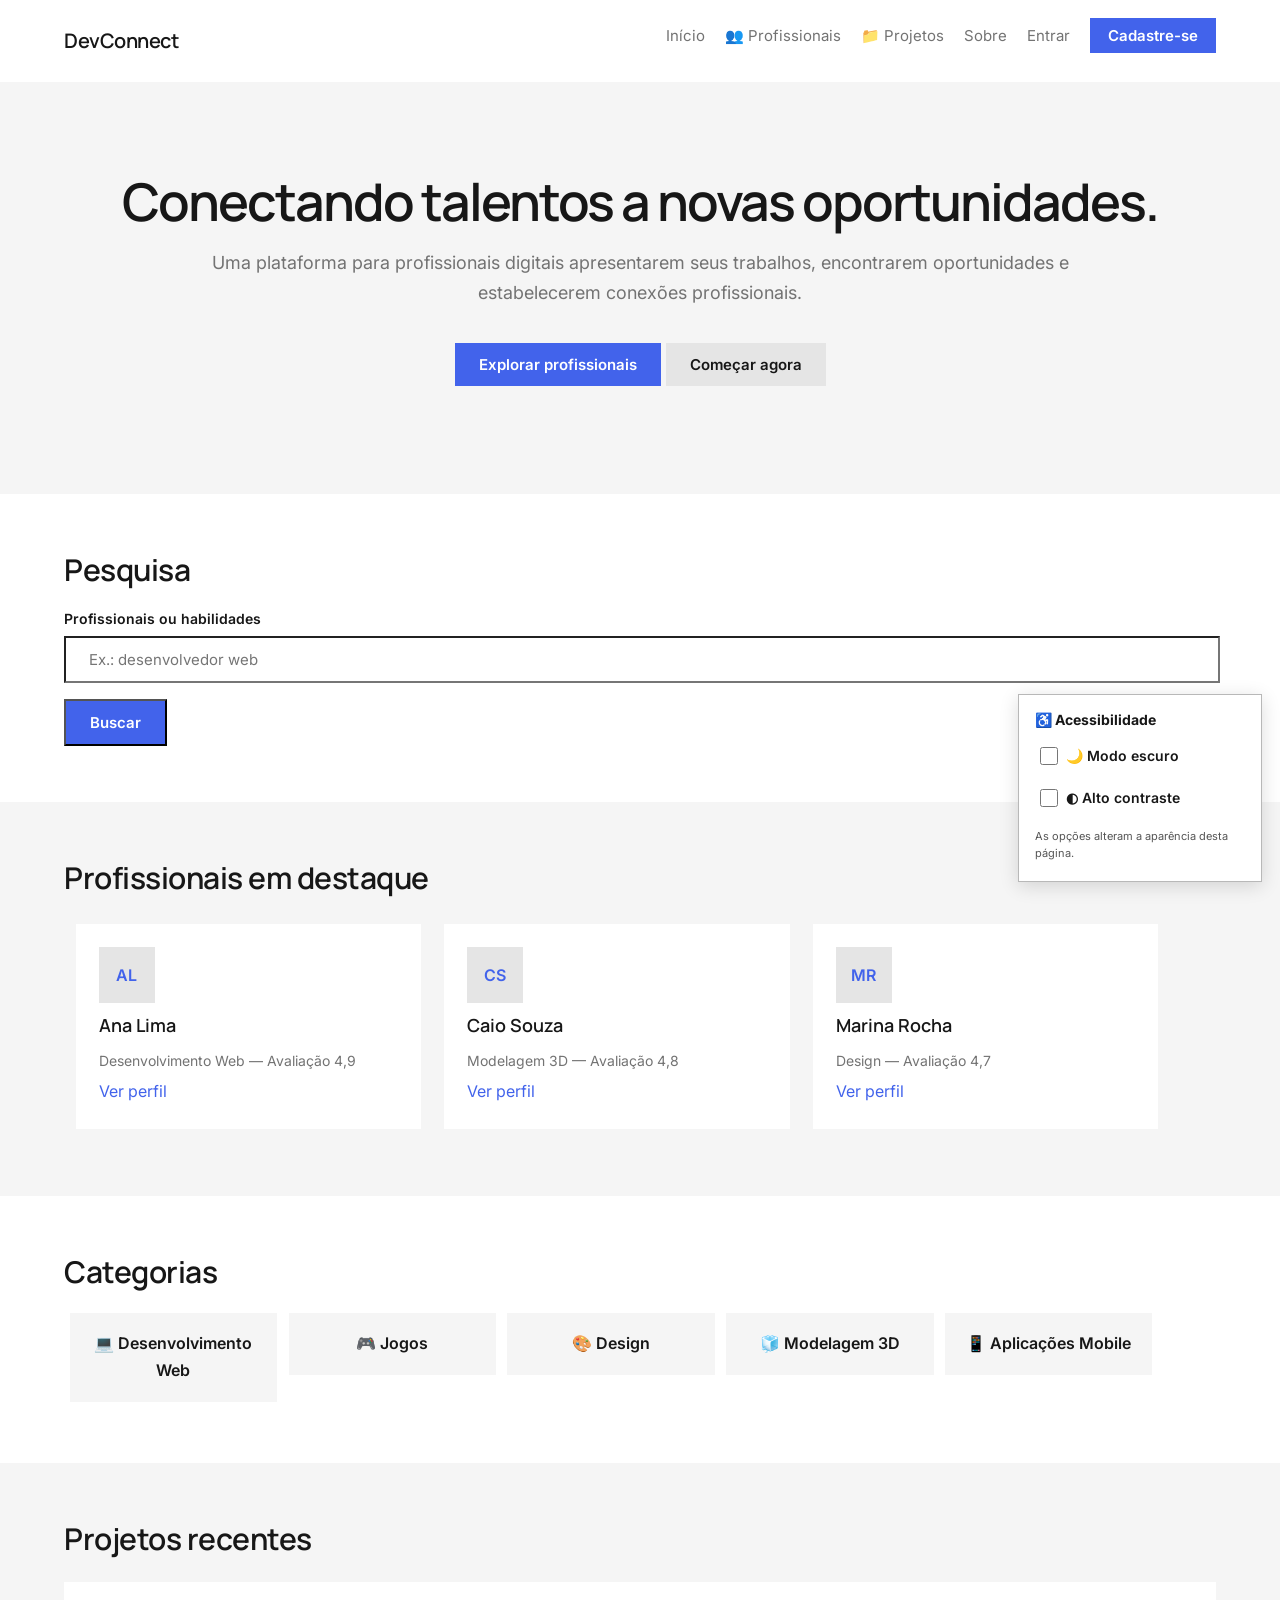
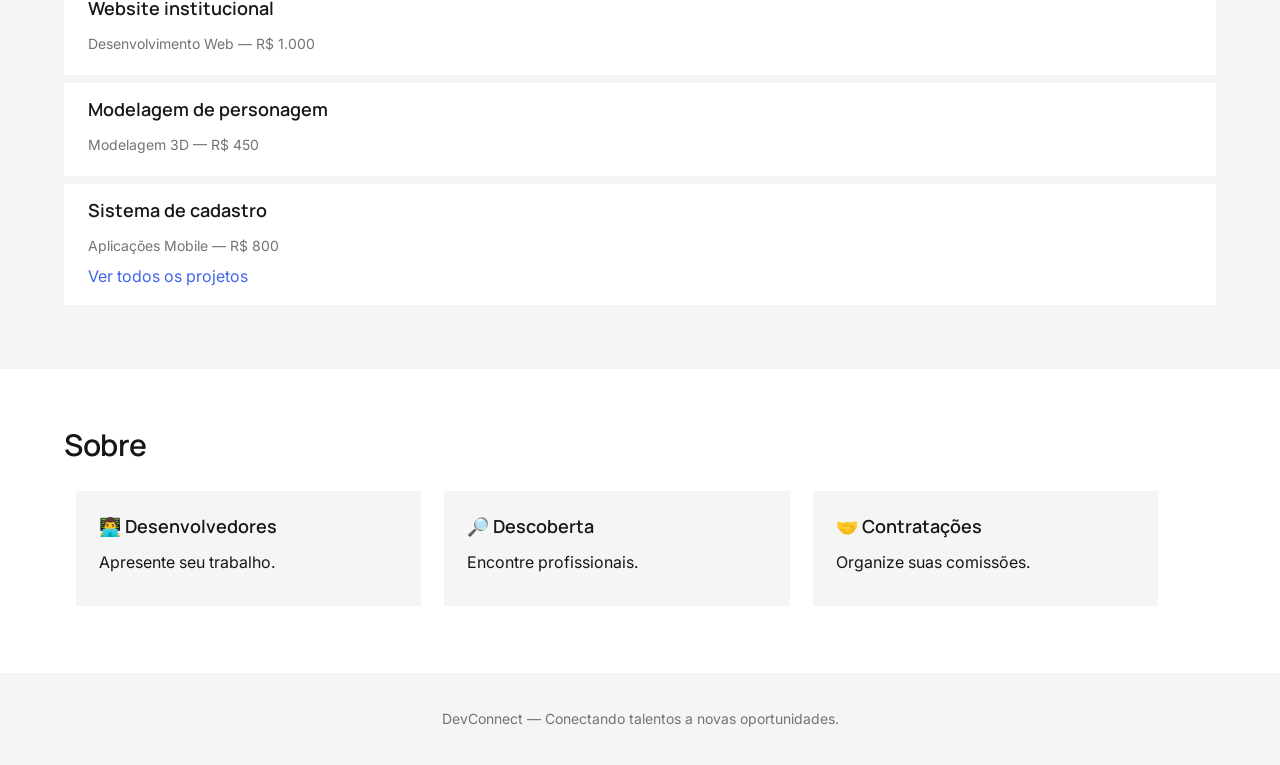
<file: index.html>
<!DOCTYPE html>
<html lang="pt-BR">
<head>
<meta charset="UTF-8">
<meta name="viewport" content="width=device-width, initial-scale=1">
<title>Início — DevConnect</title>
<link rel="stylesheet" href="https://fonts.googleapis.com/css2?family=Inter:wght@400;600&family=Manrope:wght@600&display=swap">
<link rel="stylesheet" href="css/global.css">
<link rel="stylesheet" href="css/components.css">

</head>
<body>
<a class="pular-conteudo" href="#conteudo-principal">Pular para o conteúdo principal</a>
<aside class="acessibilidade" aria-label="Opções de acessibilidade">
  <strong>♿ Acessibilidade</strong>
  <label class="opcao-acessibilidade"><input type="checkbox" id="dc-dark"> 🌙 Modo escuro</label>
  <label class="opcao-acessibilidade"><input type="checkbox" id="dc-contrast"> ◐ Alto contraste</label>
  <p class="ajuda-acessibilidade">As opções alteram a aparência desta página.</p>
</aside>

<header class="topo"><div class="container">
<a class="logo" href="index.html">DevConnect</a>
<nav><a href="index.html">Início</a><a href="pages/explorar.html">👥 Profissionais</a><a href="pages/projetos.html">📁 Projetos</a><a href="index.html#sobre">Sobre</a><a href="pages/login.html">Entrar</a><a class="btn" href="pages/cadastro.html">Cadastre-se</a></nav>
</div></header>
<section id="inicio"><div class="container" id="conteudo-principal">
<h1>Conectando talentos a novas oportunidades.</h1>
<p>Uma plataforma para profissionais digitais apresentarem seus trabalhos, encontrarem oportunidades e estabelecerem conexões profissionais.</p>
<p><a class="btn" href="pages/explorar.html">Explorar profissionais</a> <a class="btn-sec" href="pages/cadastro.html">Começar agora</a></p>
</div></section>
<section class="container">
<h2>Pesquisa</h2>
<form action="pages/explorar.html"><label for="busca">Profissionais ou habilidades</label><input type="text" id="busca" placeholder="Ex.: desenvolvedor web"><button type="submit">Buscar</button></form>
</section>
<section class="container claro">
<h2>Profissionais em destaque</h2>
<div class="card col3"><div class="avatar">AL</div><h3>Ana Lima</h3><p class="secundario">Desenvolvimento Web — Avaliação 4,9</p><a href="pages/perfil.html">Ver perfil</a></div>
<div class="card col3"><div class="avatar">CS</div><h3>Caio Souza</h3><p class="secundario">Modelagem 3D — Avaliação 4,8</p><a href="pages/perfil.html">Ver perfil</a></div>
<div class="card col3"><div class="avatar">MR</div><h3>Marina Rocha</h3><p class="secundario">Design — Avaliação 4,7</p><a href="pages/perfil.html">Ver perfil</a></div>
</section>
<section class="container">
<h2>Categorias</h2>
<div class="card col5">💻 Desenvolvimento Web</div><div class="card col5">🎮 Jogos</div><div class="card col5">🎨 Design</div><div class="card col5">🧊 Modelagem 3D</div><div class="card col5">📱 Aplicações Mobile</div>
</section>
<section class="container claro">
<h2>Projetos recentes</h2>
<div class="lista-item"><h3>Website institucional</h3><p class="secundario">Desenvolvimento Web — R$ 1.000</p></div>
<div class="lista-item"><h3>Modelagem de personagem</h3><p class="secundario">Modelagem 3D — R$ 450</p></div>
<div class="lista-item"><h3>Sistema de cadastro</h3><p class="secundario">Aplicações Mobile — R$ 800</p><a href="pages/projetos.html">Ver todos os projetos</a></div>
</section>
<section class="container" id="sobre">
<h2>Sobre</h2>
<div class="card col3"><h3>👨‍💻 Desenvolvedores</h3><p>Apresente seu trabalho.</p></div>
<div class="card col3"><h3>🔎 Descoberta</h3><p>Encontre profissionais.</p></div>
<div class="card col3"><h3>🤝 Contratações</h3><p>Organize suas comissões.</p></div>
</section>
<footer class="rodape"><p>DevConnect — Conectando talentos a novas oportunidades.</p></footer></body></html>
</file>
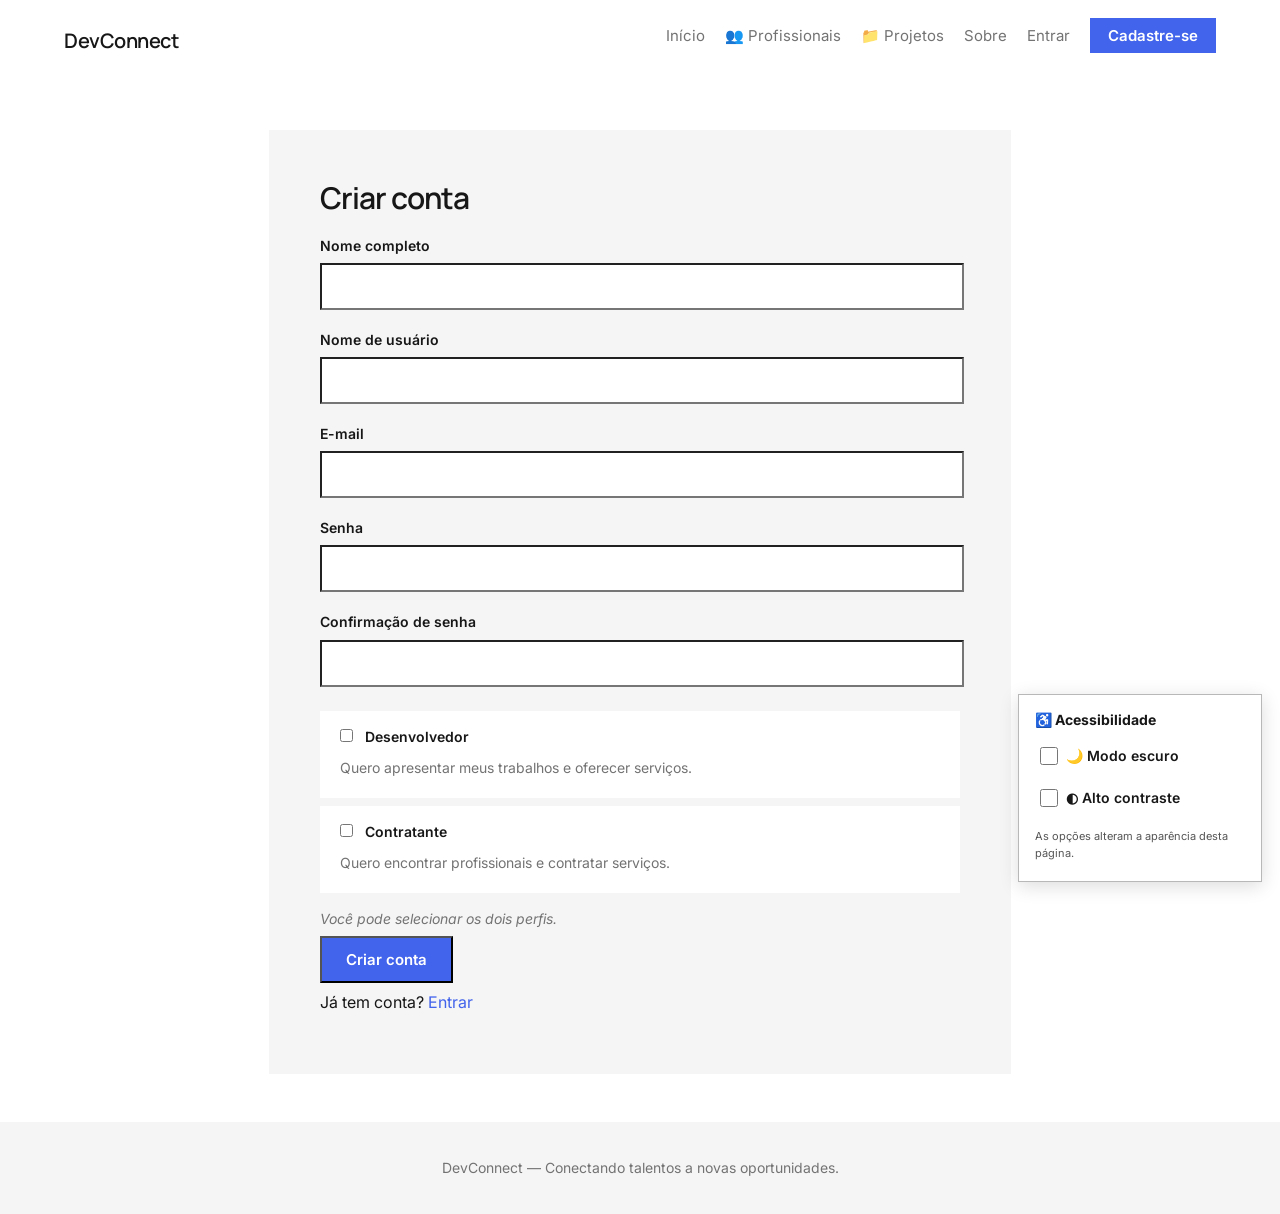
<file: pages/cadastro.html>
<!DOCTYPE html>
<html lang="pt-BR">

<head>
  <meta charset="UTF-8">
  <meta name="viewport" content="width=device-width, initial-scale=1">
  <title>Cadastro — DevConnect</title>
  <link rel="stylesheet"
    href="https://fonts.googleapis.com/css2?family=Inter:wght@400;600&family=Manrope:wght@600&display=swap">
  <link rel="stylesheet" href="../css/global.css">
  <link rel="stylesheet" href="../css/components.css">
  <link rel="stylesheet" href="../css/auth.css">
</head>

<body>
  <a class="pular-conteudo" href="#conteudo-principal">Pular para o conteúdo principal</a>
  <aside class="acessibilidade" aria-label="Opções de acessibilidade">
    <strong>♿ Acessibilidade</strong>
    <label class="opcao-acessibilidade"><input type="checkbox" id="dc-dark"> 🌙 Modo escuro</label>
    <label class="opcao-acessibilidade"><input type="checkbox" id="dc-contrast"> ◐ Alto contraste</label>
    <p class="ajuda-acessibilidade">As opções alteram a aparência desta página.</p>
  </aside>

  <header class="topo">
    <div class="container">
      <a class="logo" href="../index.html">DevConnect</a>
      <nav><a href="../index.html">Início</a><a href="explorar.html">👥 Profissionais</a><a href="projetos.html">📁
          Projetos</a><a href="../index.html#sobre">Sobre</a><a href="login.html">Entrar</a><a class="btn"
          href="cadastro.html">Cadastre-se</a></nav>
    </div>
  </header>
  <main id="conteudo-principal" class="auth">
    <h1>Criar conta</h1>
    <form action="dashboard.html">
      <label for="nome">Nome completo</label><input type="text" id="nome">
      <label for="usuario">Nome de usuário</label><input type="text" id="usuario">
      <label for="email">E-mail</label><input type="email" id="email">
      <label for="senha">Senha</label><input type="password" id="senha">
      <label for="confirmar">Confirmação de senha</label><input type="password" id="confirmar">
      <div class="opcao"><label><input type="checkbox" name="perfil"> Desenvolvedor</label>
        <p class="secundario">Quero apresentar meus trabalhos e oferecer serviços.</p>
      </div>
      <div class="opcao"><label><input type="checkbox" name="perfil"> Contratante</label>
        <p class="secundario">Quero encontrar profissionais e contratar serviços.</p>
      </div>
      <p class="nota">Você pode selecionar os dois perfis.</p>
      <button type="submit">Criar conta</button>
    </form>
    <p>Já tem conta? <a href="login.html">Entrar</a></p>
  </main>
  <footer class="rodape">
    <p>DevConnect — Conectando talentos a novas oportunidades.</p>
  </footer>
</body>

</html>
</file>
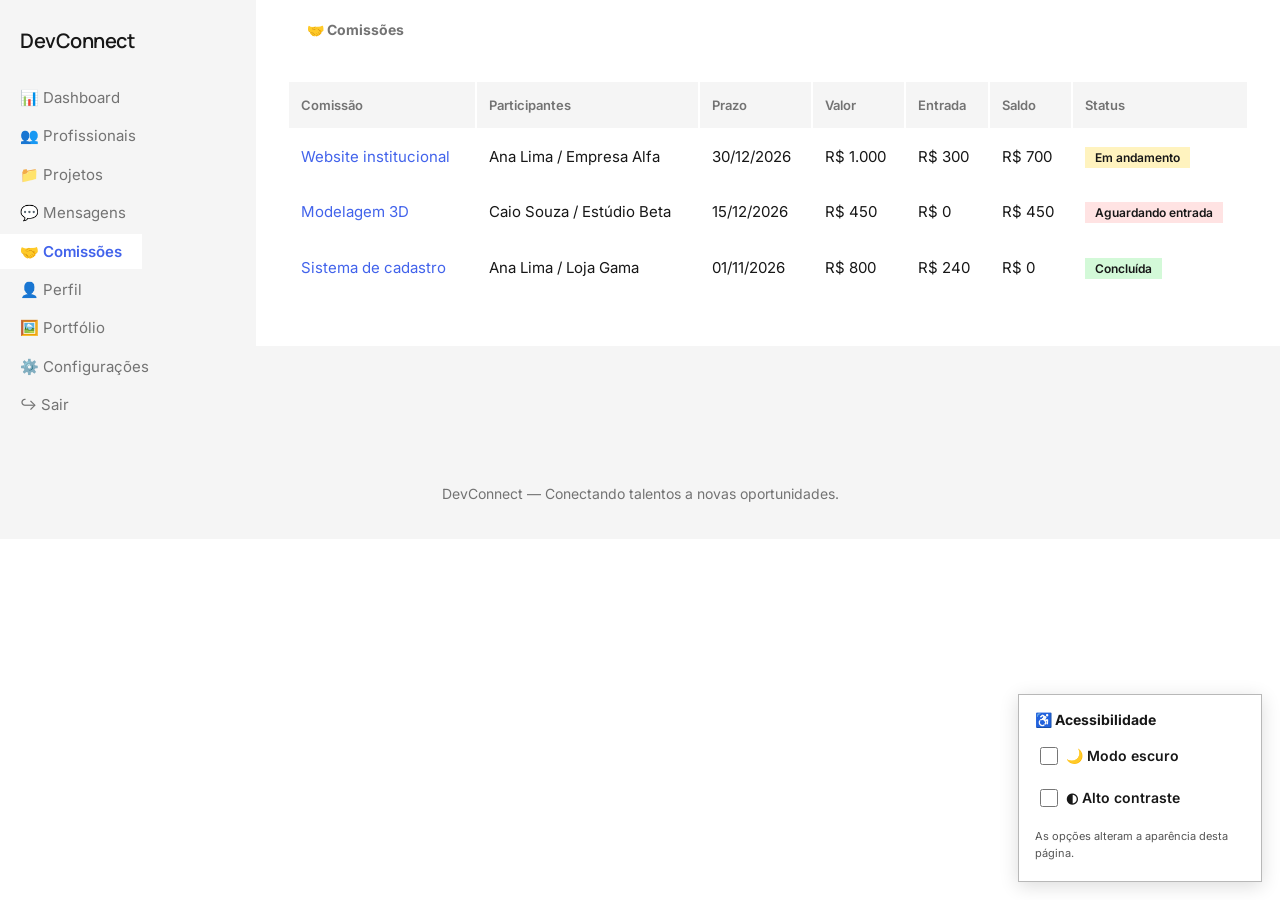
<file: pages/comissoes.html>
<!DOCTYPE html>
<html lang="pt-BR">

<head>
  <meta charset="UTF-8">
  <meta name="viewport" content="width=device-width, initial-scale=1">
  <title>Comissões — DevConnect</title>
  <link rel="stylesheet"
    href="https://fonts.googleapis.com/css2?family=Inter:wght@400;600&family=Manrope:wght@600&display=swap">
  <link rel="stylesheet" href="../css/global.css">
  <link rel="stylesheet" href="../css/components.css">
  <link rel="stylesheet" href="../css/dashboard.css">
</head>

<body>
  <a class="pular-conteudo" href="#conteudo-principal">Pular para o conteúdo principal</a>
  <aside class="acessibilidade" aria-label="Opções de acessibilidade">
    <strong>♿ Acessibilidade</strong>
    <label class="opcao-acessibilidade"><input type="checkbox" id="dc-dark"> 🌙 Modo escuro</label>
    <label class="opcao-acessibilidade"><input type="checkbox" id="dc-contrast"> ◐ Alto contraste</label>
    <p class="ajuda-acessibilidade">As opções alteram a aparência desta página.</p>
  </aside>

  <div class="app">
    <div class="lateral"><a class="logo" href="../index.html">DevConnect</a>
      <ul>
        <li><a href="dashboard.html">📊 Dashboard</a></li>
        <li><a href="explorar.html">👥 Profissionais</a></li>
        <li><a href="projetos.html">📁 Projetos</a></li>
        <li><a href="mensagens.html">💬 Mensagens</a></li>
        <li><a class="ativo" href="comissoes.html">🤝 Comissões</a></li>
        <li><a href="perfil.html">👤 Perfil</a></li>
        <li><a href="portfolio.html">🖼️ Portfólio</a></li>
        <li><a href="configuracoes.html">⚙️ Configurações</a></li>
        <li><a href="login.html">↪️ Sair</a></li>
      </ul>
    </div>
    <div class="conteudo">
      <div class="cabecalho"><strong>🤝 Comissões</strong></div>
      <main id="conteudo-principal" class="principal">
        <table>
          <tr>
            <th>Comissão</th>
            <th>Participantes</th>
            <th>Prazo</th>
            <th>Valor</th>
            <th>Entrada</th>
            <th>Saldo</th>
            <th>Status</th>
          </tr>
          <tr>
            <td><a href="detalhes-comissao.html">Website institucional</a></td>
            <td>Ana Lima / Empresa Alfa</td>
            <td>30/12/2026</td>
            <td>R$ 1.000</td>
            <td>R$ 300</td>
            <td>R$ 700</td>
            <td><span class="tag-amarelo">Em andamento</span></td>
          </tr>
          <tr>
            <td><a href="detalhes-comissao.html">Modelagem 3D</a></td>
            <td>Caio Souza / Estúdio Beta</td>
            <td>15/12/2026</td>
            <td>R$ 450</td>
            <td>R$ 0</td>
            <td>R$ 450</td>
            <td><span class="tag-vermelho">Aguardando entrada</span></td>
          </tr>
          <tr>
            <td><a href="detalhes-comissao.html">Sistema de cadastro</a></td>
            <td>Ana Lima / Loja Gama</td>
            <td>01/11/2026</td>
            <td>R$ 800</td>
            <td>R$ 240</td>
            <td>R$ 0</td>
            <td><span class="tag-verde">Concluída</span></td>
          </tr>
        </table>
      </main>
    </div>
  </div>
  <footer class="rodape">
    <p>DevConnect — Conectando talentos a novas oportunidades.</p>
  </footer>
</body>

</html>
</file>
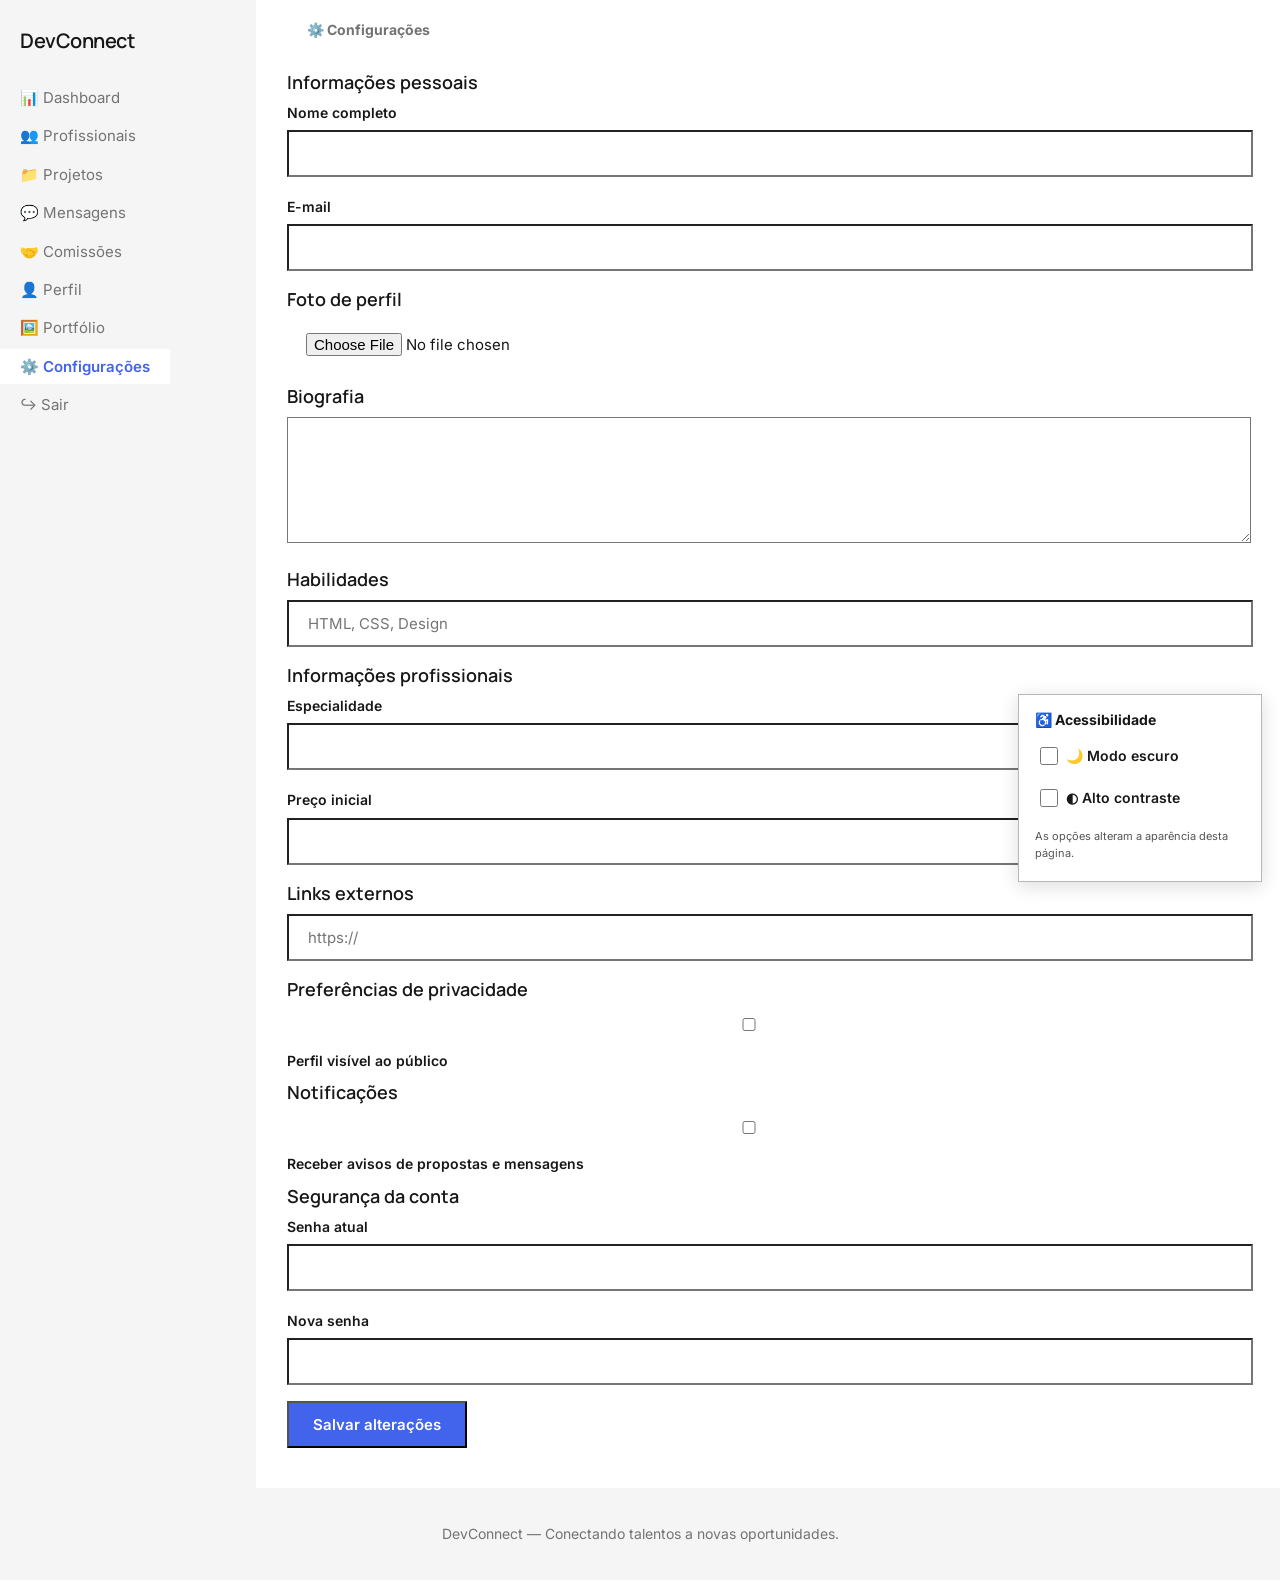
<file: pages/configuracoes.html>
<!DOCTYPE html>
<html lang="pt-BR">

<head>
  <meta charset="UTF-8">
  <meta name="viewport" content="width=device-width, initial-scale=1">
  <title>Configurações — DevConnect</title>
  <link rel="stylesheet"
    href="https://fonts.googleapis.com/css2?family=Inter:wght@400;600&family=Manrope:wght@600&display=swap">
  <link rel="stylesheet" href="../css/global.css">
  <link rel="stylesheet" href="../css/components.css">
  <link rel="stylesheet" href="../css/dashboard.css">
</head>

<body>
  <a class="pular-conteudo" href="#conteudo-principal">Pular para o conteúdo principal</a>
  <aside class="acessibilidade" aria-label="Opções de acessibilidade">
    <strong>♿ Acessibilidade</strong>
    <label class="opcao-acessibilidade"><input type="checkbox" id="dc-dark"> 🌙 Modo escuro</label>
    <label class="opcao-acessibilidade"><input type="checkbox" id="dc-contrast"> ◐ Alto contraste</label>
    <p class="ajuda-acessibilidade">As opções alteram a aparência desta página.</p>
  </aside>

  <div class="app">
    <div class="lateral"><a class="logo" href="../index.html">DevConnect</a>
      <ul>
        <li><a href="dashboard.html">📊 Dashboard</a></li>
        <li><a href="explorar.html">👥 Profissionais</a></li>
        <li><a href="projetos.html">📁 Projetos</a></li>
        <li><a href="mensagens.html">💬 Mensagens</a></li>
        <li><a href="comissoes.html">🤝 Comissões</a></li>
        <li><a href="perfil.html">👤 Perfil</a></li>
        <li><a href="portfolio.html">🖼️ Portfólio</a></li>
        <li><a class="ativo" href="configuracoes.html">⚙️ Configurações</a></li>
        <li><a href="login.html">↪️ Sair</a></li>
      </ul>
    </div>
    <div class="conteudo">
      <div class="cabecalho"><strong>⚙️ Configurações</strong></div>
      <main id="conteudo-principal" class="principal">
        <form>
          <h3>Informações pessoais</h3>
          <label for="n">Nome completo</label><input type="text" id="n"><label for="e">E-mail</label><input type="email"
            id="e">
          <h3>Foto de perfil</h3>
          <input type="file" id="f">
          <h3>Biografia</h3>
          <textarea id="bio"></textarea>
          <h3>Habilidades</h3>
          <input type="text" id="hab" placeholder="HTML, CSS, Design">
          <h3>Informações profissionais</h3>
          <label for="esp">Especialidade</label><input type="text" id="esp"><label for="pr">Preço inicial</label><input
            type="text" id="pr">
          <h3>Links externos</h3>
          <input type="text" id="lk" placeholder="https://">
          <h3>Preferências de privacidade</h3>
          <p><label><input type="checkbox"> Perfil visível ao público</label></p>
          <h3>Notificações</h3>
          <p><label><input type="checkbox"> Receber avisos de propostas e mensagens</label></p>
          <h3>Segurança da conta</h3>
          <label for="sa">Senha atual</label><input type="password" id="sa"><label for="sn">Nova senha</label><input
            type="password" id="sn">
          <button type="submit">Salvar alterações</button>
        </form>
      </main>
    </div>
  </div>
  <footer class="rodape">
    <p>DevConnect — Conectando talentos a novas oportunidades.</p>
  </footer>
</body>

</html>
</file>
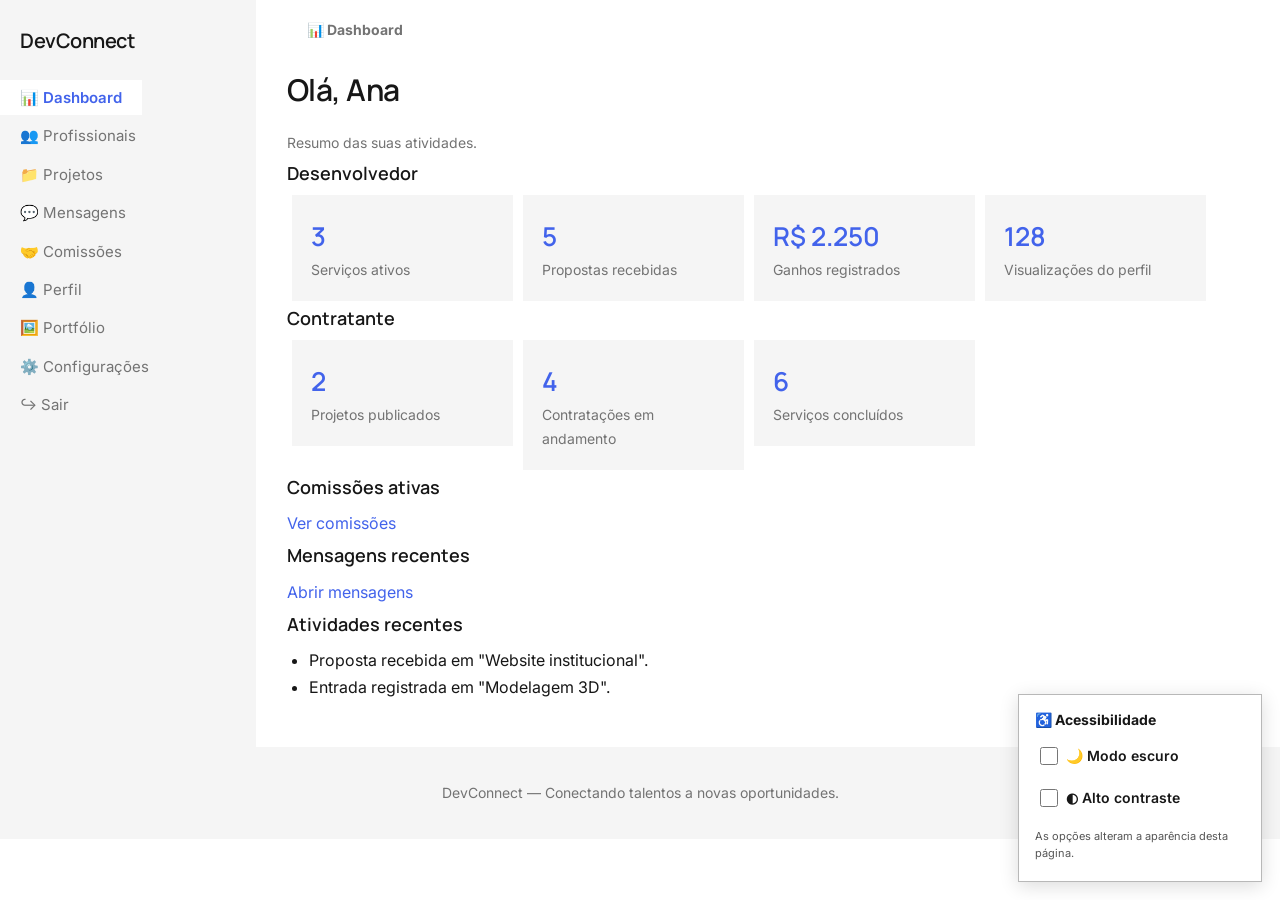
<file: pages/dashboard.html>
<!DOCTYPE html>
<html lang="pt-BR">

<head>
  <meta charset="UTF-8">
  <meta name="viewport" content="width=device-width, initial-scale=1">
  <title>Dashboard — DevConnect</title>
  <link rel="stylesheet"
    href="https://fonts.googleapis.com/css2?family=Inter:wght@400;600&family=Manrope:wght@600&display=swap">
  <link rel="stylesheet" href="../css/global.css">
  <link rel="stylesheet" href="../css/components.css">
  <link rel="stylesheet" href="../css/dashboard.css">
</head>

<body>
  <a class="pular-conteudo" href="#conteudo-principal">Pular para o conteúdo principal</a>
  <aside class="acessibilidade" aria-label="Opções de acessibilidade">
    <strong>♿ Acessibilidade</strong>
    <label class="opcao-acessibilidade"><input type="checkbox" id="dc-dark"> 🌙 Modo escuro</label>
    <label class="opcao-acessibilidade"><input type="checkbox" id="dc-contrast"> ◐ Alto contraste</label>
    <p class="ajuda-acessibilidade">As opções alteram a aparência desta página.</p>
  </aside>

  <div class="app">
    <div class="lateral"><a class="logo" href="../index.html">DevConnect</a>
      <ul>
        <li><a class="ativo" href="dashboard.html">📊 Dashboard</a></li>
        <li><a href="explorar.html">👥 Profissionais</a></li>
        <li><a href="projetos.html">📁 Projetos</a></li>
        <li><a href="mensagens.html">💬 Mensagens</a></li>
        <li><a href="comissoes.html">🤝 Comissões</a></li>
        <li><a href="perfil.html">👤 Perfil</a></li>
        <li><a href="portfolio.html">🖼️ Portfólio</a></li>
        <li><a href="configuracoes.html">⚙️ Configurações</a></li>
        <li><a href="login.html">↪️ Sair</a></li>
      </ul>
    </div>
    <div class="conteudo">
      <div class="cabecalho"><strong>📊 Dashboard</strong></div>
      <main id="conteudo-principal" class="principal">
        <h2>Olá, Ana</h2>
        <p class="secundario">Resumo das suas atividades.</p>
        <h3>Desenvolvedor</h3>
        <div class="grade">
          <div class="resumo"><strong>3</strong><br>Serviços ativos</div>
          <div class="resumo"><strong>5</strong><br>Propostas recebidas</div>
          <div class="resumo"><strong>R$ 2.250</strong><br>Ganhos registrados</div>
          <div class="resumo"><strong>128</strong><br>Visualizações do perfil</div>
        </div>
        <h3>Contratante</h3>
        <div class="grade">
          <div class="resumo"><strong>2</strong><br>Projetos publicados</div>
          <div class="resumo"><strong>4</strong><br>Contratações em andamento</div>
          <div class="resumo"><strong>6</strong><br>Serviços concluídos</div>
        </div>
        <h3>Comissões ativas</h3>
        <p><a href="comissoes.html">Ver comissões</a></p>
        <h3>Mensagens recentes</h3>
        <p><a href="mensagens.html">Abrir mensagens</a></p>
        <h3>Atividades recentes</h3>
        <ul>
          <li>Proposta recebida em "Website institucional".</li>
          <li>Entrada registrada em "Modelagem 3D".</li>
        </ul>
      </main>
    </div>
  </div>
  <footer class="rodape">
    <p>DevConnect — Conectando talentos a novas oportunidades.</p>
  </footer>
</body>

</html>
</file>
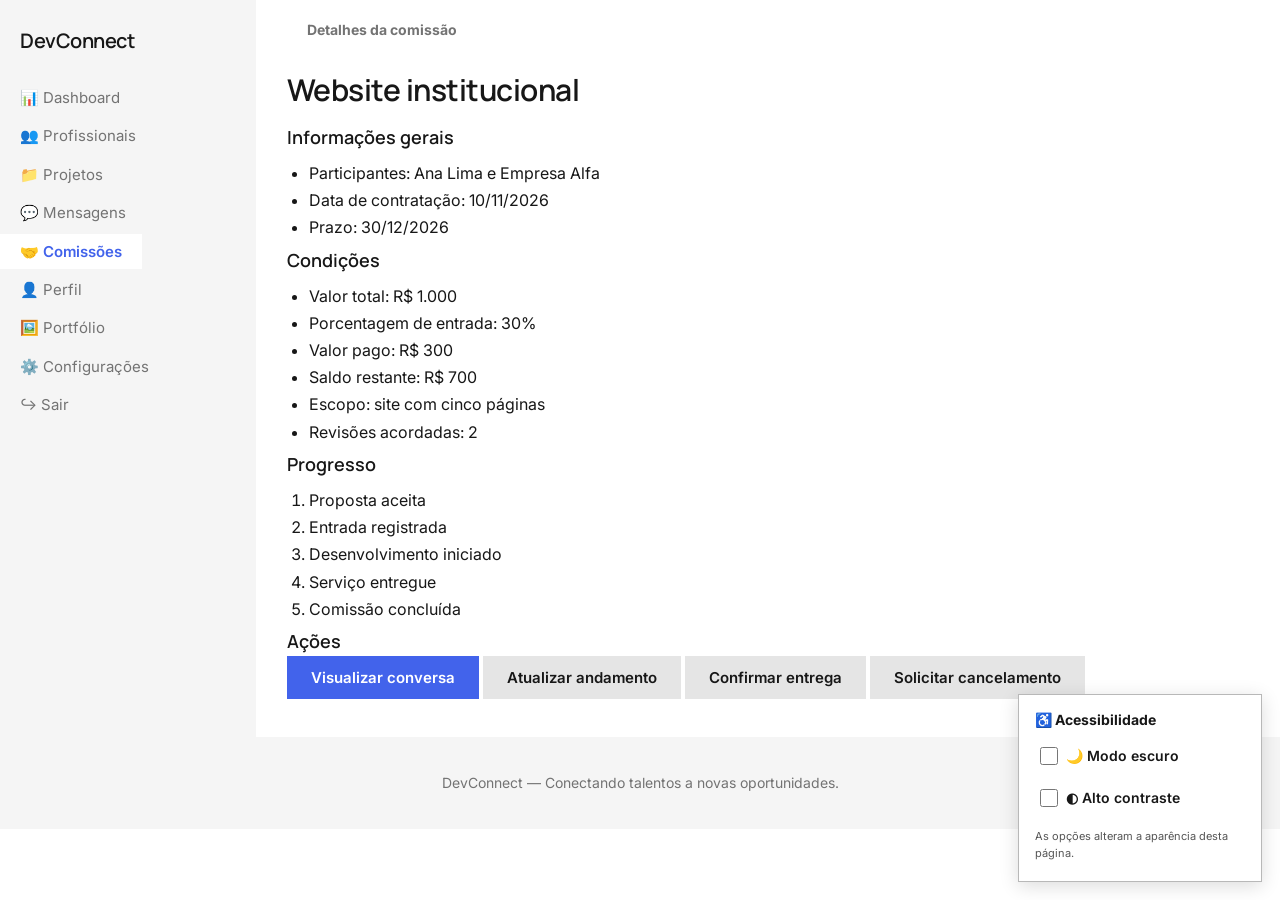
<file: pages/detalhes-comissao.html>
<!DOCTYPE html>
<html lang="pt-BR">

<head>
  <meta charset="UTF-8">
  <meta name="viewport" content="width=device-width, initial-scale=1">
  <title>Detalhes da comissão — DevConnect</title>
  <link rel="stylesheet"
    href="https://fonts.googleapis.com/css2?family=Inter:wght@400;600&family=Manrope:wght@600&display=swap">
  <link rel="stylesheet" href="../css/global.css">
  <link rel="stylesheet" href="../css/components.css">
  <link rel="stylesheet" href="../css/dashboard.css">
</head>

<body>
  <a class="pular-conteudo" href="#conteudo-principal">Pular para o conteúdo principal</a>
  <aside class="acessibilidade" aria-label="Opções de acessibilidade">
    <strong>♿ Acessibilidade</strong>
    <label class="opcao-acessibilidade"><input type="checkbox" id="dc-dark"> 🌙 Modo escuro</label>
    <label class="opcao-acessibilidade"><input type="checkbox" id="dc-contrast"> ◐ Alto contraste</label>
    <p class="ajuda-acessibilidade">As opções alteram a aparência desta página.</p>
  </aside>

  <div class="app">
    <div class="lateral"><a class="logo" href="../index.html">DevConnect</a>
      <ul>
        <li><a href="dashboard.html">📊 Dashboard</a></li>
        <li><a href="explorar.html">👥 Profissionais</a></li>
        <li><a href="projetos.html">📁 Projetos</a></li>
        <li><a href="mensagens.html">💬 Mensagens</a></li>
        <li><a class="ativo" href="comissoes.html">🤝 Comissões</a></li>
        <li><a href="perfil.html">👤 Perfil</a></li>
        <li><a href="portfolio.html">🖼️ Portfólio</a></li>
        <li><a href="configuracoes.html">⚙️ Configurações</a></li>
        <li><a href="login.html">↪️ Sair</a></li>
      </ul>
    </div>
    <div class="conteudo">
      <div class="cabecalho"><strong>Detalhes da comissão</strong></div>
      <main id="conteudo-principal" class="principal">
        <h2>Website institucional</h2>
        <h3>Informações gerais</h3>
        <ul>
          <li>Participantes: Ana Lima e Empresa Alfa</li>
          <li>Data de contratação: 10/11/2026</li>
          <li>Prazo: 30/12/2026</li>
        </ul>
        <h3>Condições</h3>
        <ul>
          <li>Valor total: R$ 1.000</li>
          <li>Porcentagem de entrada: 30%</li>
          <li>Valor pago: R$ 300</li>
          <li>Saldo restante: R$ 700</li>
          <li>Escopo: site com cinco páginas</li>
          <li>Revisões acordadas: 2</li>
        </ul>
        <h3>Progresso</h3>
        <ol>
          <li>Proposta aceita</li>
          <li>Entrada registrada</li>
          <li>Desenvolvimento iniciado</li>
          <li>Serviço entregue</li>
          <li>Comissão concluída</li>
        </ol>
        <h3>Ações</h3>
        <p><a class="btn" href="mensagens.html">Visualizar conversa</a> <a class="btn-sec" href="#">Atualizar
            andamento</a> <a class="btn-sec" href="#">Confirmar entrega</a> <a class="btn-sec" href="#">Solicitar
            cancelamento</a></p>
      </main>
    </div>
  </div>
  <footer class="rodape">
    <p>DevConnect — Conectando talentos a novas oportunidades.</p>
  </footer>
</body>

</html>
</file>
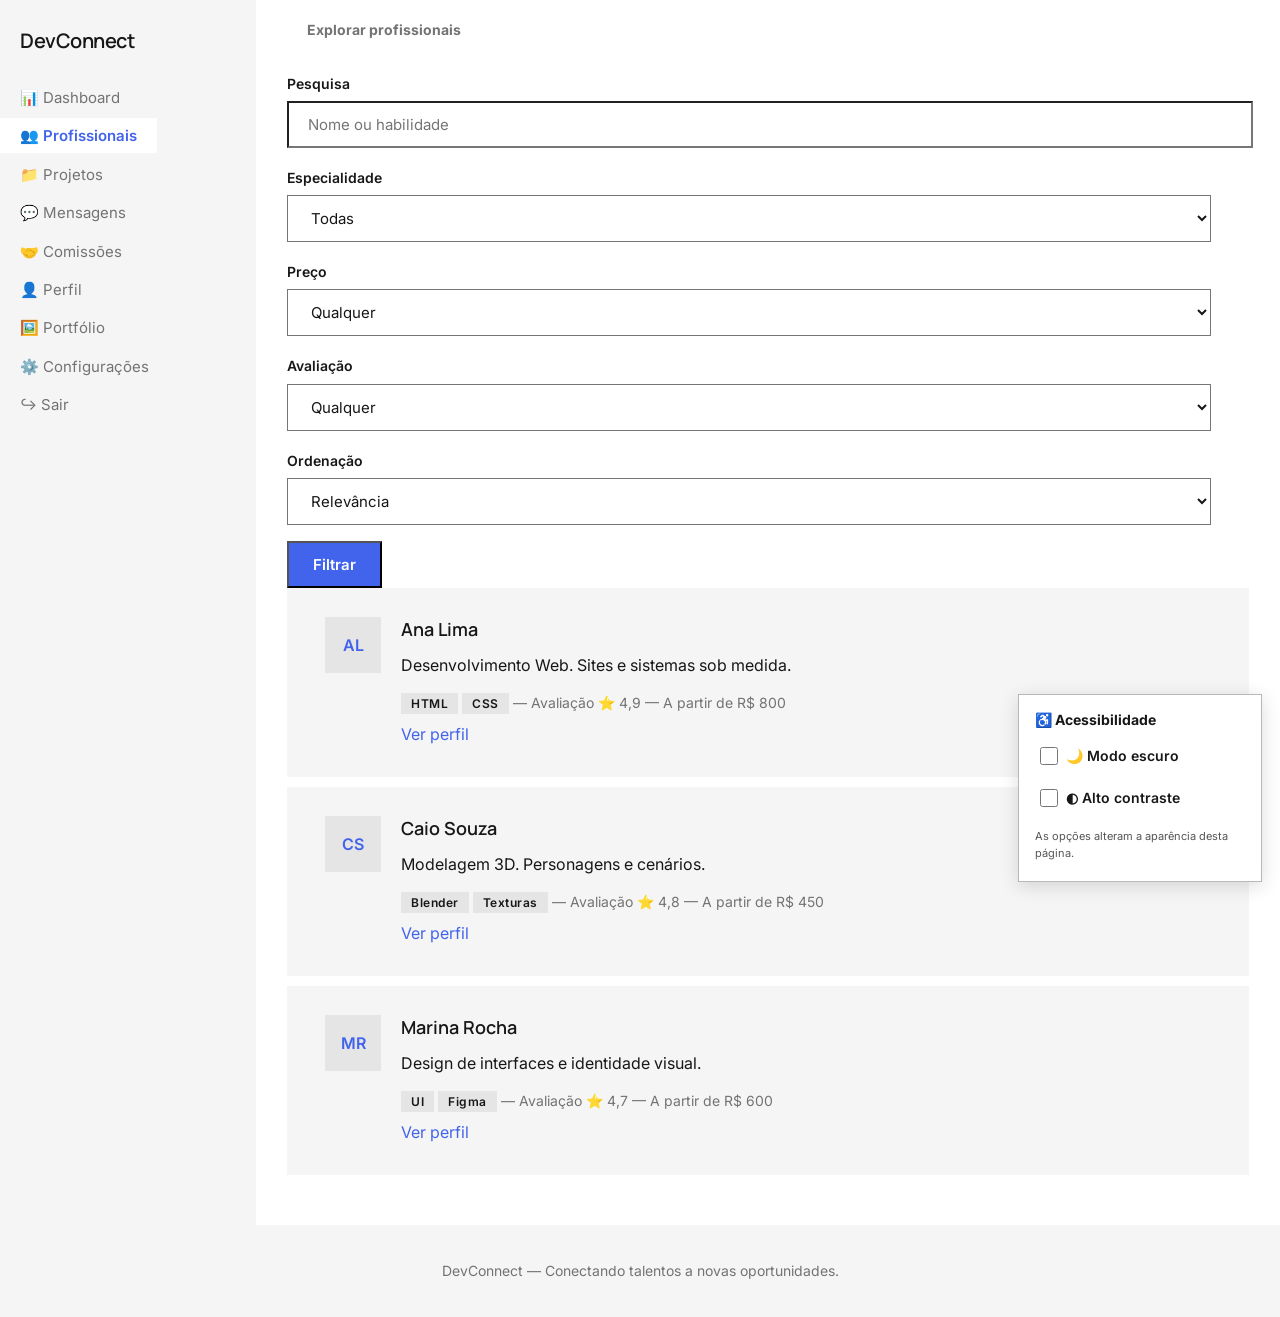
<file: pages/explorar.html>
<!DOCTYPE html>
<html lang="pt-BR">

<head>
  <meta charset="UTF-8">
  <meta name="viewport" content="width=device-width, initial-scale=1">
  <title>Explorar profissionais — DevConnect</title>
  <link rel="stylesheet"
    href="https://fonts.googleapis.com/css2?family=Inter:wght@400;600&family=Manrope:wght@600&display=swap">
  <link rel="stylesheet" href="../css/global.css">
  <link rel="stylesheet" href="../css/components.css">
  <link rel="stylesheet" href="../css/dashboard.css">
</head>

<body>
  <a class="pular-conteudo" href="#conteudo-principal">Pular para o conteúdo principal</a>
  <aside class="acessibilidade" aria-label="Opções de acessibilidade">
    <strong>♿ Acessibilidade</strong>
    <label class="opcao-acessibilidade"><input type="checkbox" id="dc-dark"> 🌙 Modo escuro</label>
    <label class="opcao-acessibilidade"><input type="checkbox" id="dc-contrast"> ◐ Alto contraste</label>
    <p class="ajuda-acessibilidade">As opções alteram a aparência desta página.</p>
  </aside>

  <div class="app">
    <div class="lateral"><a class="logo" href="../index.html">DevConnect</a>
      <ul>
        <li><a href="dashboard.html">📊 Dashboard</a></li>
        <li><a class="ativo" href="explorar.html">👥 Profissionais</a></li>
        <li><a href="projetos.html">📁 Projetos</a></li>
        <li><a href="mensagens.html">💬 Mensagens</a></li>
        <li><a href="comissoes.html">🤝 Comissões</a></li>
        <li><a href="perfil.html">👤 Perfil</a></li>
        <li><a href="portfolio.html">🖼️ Portfólio</a></li>
        <li><a href="configuracoes.html">⚙️ Configurações</a></li>
        <li><a href="login.html">↪️ Sair</a></li>
      </ul>
    </div>
    <div class="conteudo">
      <div class="cabecalho"><strong>Explorar profissionais</strong></div>
      <main id="conteudo-principal" class="principal">
        <form>
          <label for="b">Pesquisa</label><input type="text" id="b" placeholder="Nome ou habilidade">
          <label for="esp">Especialidade</label><select id="esp">
            <option>Todas</option>
            <option>Desenvolvimento Web</option>
            <option>Jogos</option>
            <option>Design</option>
            <option>Modelagem 3D</option>
            <option>Aplicações Mobile</option>
          </select>
          <label for="preco">Preço</label><select id="preco">
            <option>Qualquer</option>
            <option>Até R$ 500</option>
            <option>Até R$ 1.000</option>
          </select>
          <label for="aval">Avaliação</label><select id="aval">
            <option>Qualquer</option>
            <option>4+ estrelas</option>
          </select>
          <label for="ord">Ordenação</label><select id="ord">
            <option>Relevância</option>
            <option>Menor preço</option>
            <option>Melhor avaliação</option>
          </select>
          <button type="submit">Filtrar</button>
        </form>
        <div class="linha">
          <div class="avatar">AL</div>
          <div class="info">
            <h3>Ana Lima</h3>
            <p>Desenvolvimento Web. Sites e sistemas sob medida.</p>
            <p class="secundario"><span class="tag">HTML</span> <span class="tag">CSS</span> — Avaliação ⭐ 4,9 — A partir
              de R$ 800</p><a href="perfil.html">Ver perfil</a>
          </div>
        </div>
        <div class="linha">
          <div class="avatar">CS</div>
          <div class="info">
            <h3>Caio Souza</h3>
            <p>Modelagem 3D. Personagens e cenários.</p>
            <p class="secundario"><span class="tag">Blender</span> <span class="tag">Texturas</span> — Avaliação ⭐ 4,8 — A
              partir de R$ 450</p><a href="perfil.html">Ver perfil</a>
          </div>
        </div>
        <div class="linha">
          <div class="avatar">MR</div>
          <div class="info">
            <h3>Marina Rocha</h3>
            <p>Design de interfaces e identidade visual.</p>
            <p class="secundario"><span class="tag">UI</span> <span class="tag">Figma</span> — Avaliação ⭐ 4,7 — A partir
              de R$ 600</p><a href="perfil.html">Ver perfil</a>
          </div>
        </div>
      </main>
    </div>
  </div>
  <footer class="rodape">
    <p>DevConnect — Conectando talentos a novas oportunidades.</p>
  </footer>
</body>

</html>
</file>
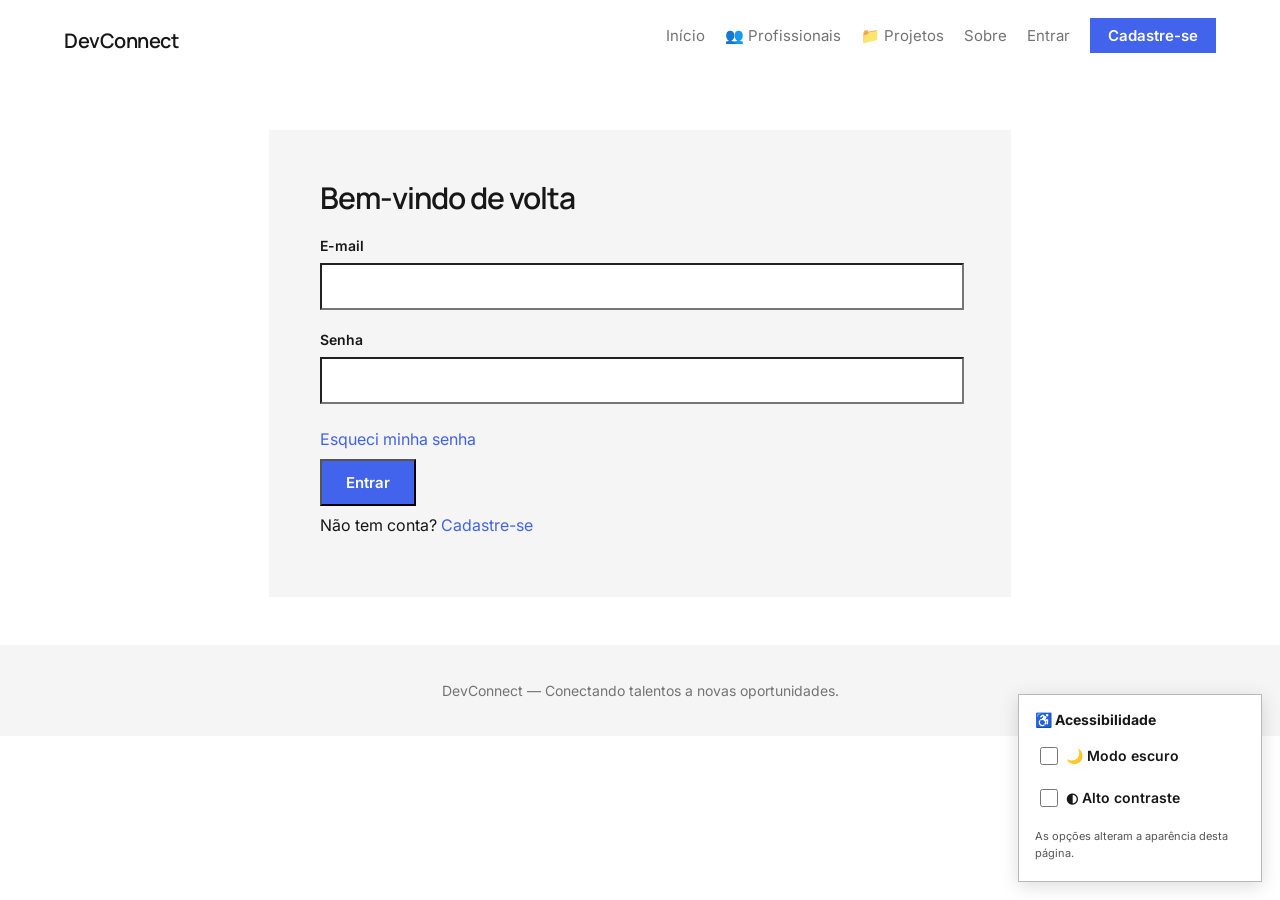
<file: pages/login.html>
<!DOCTYPE html>
<html lang="pt-BR">

<head>
  <meta charset="UTF-8">
  <meta name="viewport" content="width=device-width, initial-scale=1">
  <title>Login — DevConnect</title>
  <link rel="stylesheet"
    href="https://fonts.googleapis.com/css2?family=Inter:wght@400;600&family=Manrope:wght@600&display=swap">
  <link rel="stylesheet" href="../css/global.css">
  <link rel="stylesheet" href="../css/components.css">
  <link rel="stylesheet" href="../css/auth.css">
</head>

<body>
  <a class="pular-conteudo" href="#conteudo-principal">Pular para o conteúdo principal</a>
  <aside class="acessibilidade" aria-label="Opções de acessibilidade">
    <strong>♿ Acessibilidade</strong>
    <label class="opcao-acessibilidade"><input type="checkbox" id="dc-dark"> 🌙 Modo escuro</label>
    <label class="opcao-acessibilidade"><input type="checkbox" id="dc-contrast"> ◐ Alto contraste</label>
    <p class="ajuda-acessibilidade">As opções alteram a aparência desta página.</p>
  </aside>

  <header class="topo">
    <div class="container">
      <a class="logo" href="../index.html">DevConnect</a>
      <nav><a href="../index.html">Início</a><a href="explorar.html">👥 Profissionais</a><a href="projetos.html">📁
          Projetos</a><a href="../index.html#sobre">Sobre</a><a href="login.html">Entrar</a><a class="btn"
          href="cadastro.html">Cadastre-se</a></nav>
    </div>
  </header>
  <main id="conteudo-principal" class="auth">
    <h1>Bem-vindo de volta</h1>
    <form action="dashboard.html">
      <label for="email">E-mail</label><input type="email" id="email">
      <label for="senha">Senha</label><input type="password" id="senha">
      <p><a href="#">Esqueci minha senha</a></p>
      <button type="submit">Entrar</button>
    </form>
    <p>Não tem conta? <a href="cadastro.html">Cadastre-se</a></p>
  </main>
  <footer class="rodape">
    <p>DevConnect — Conectando talentos a novas oportunidades.</p>
  </footer>
</body>

</html>
</file>
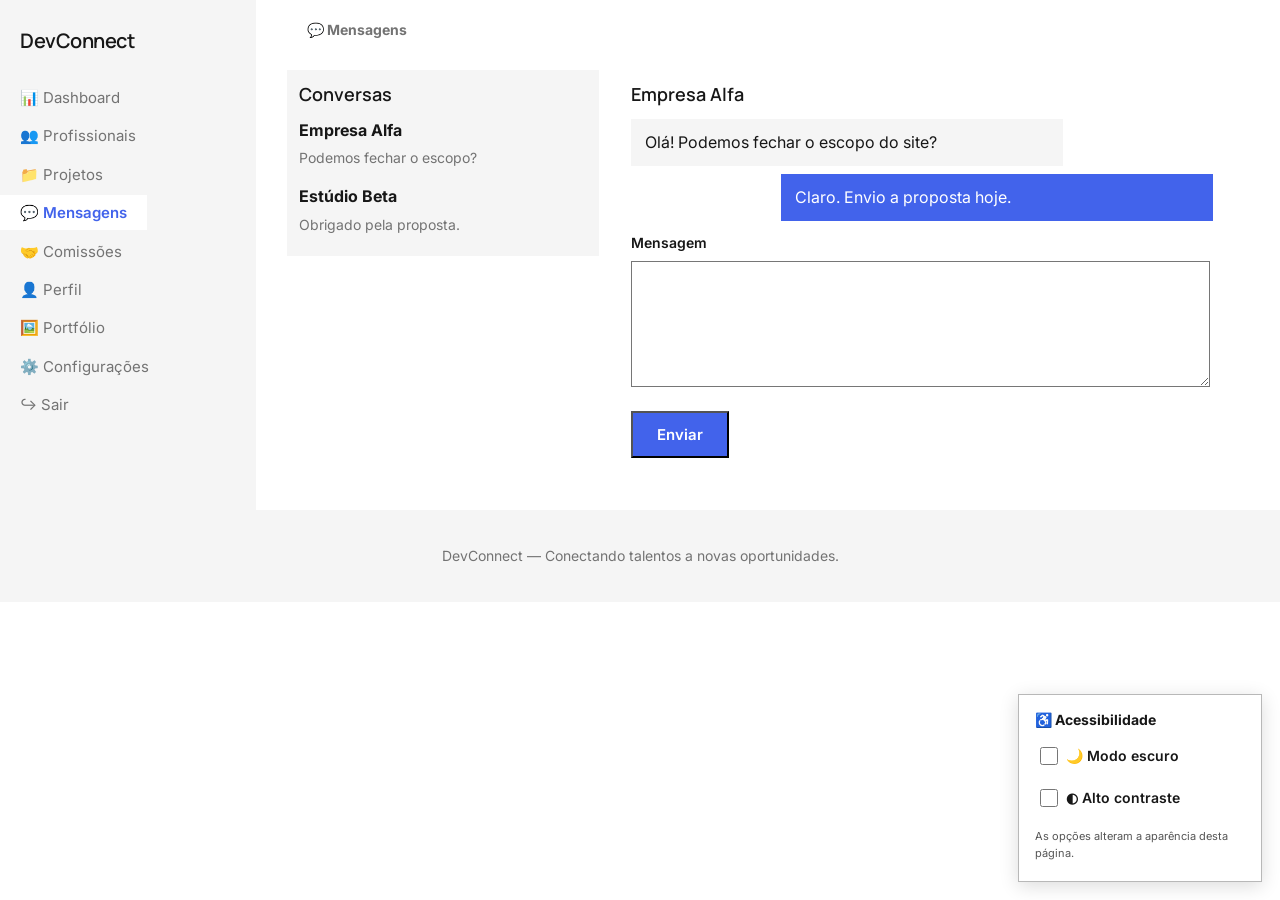
<file: pages/mensagens.html>
<!DOCTYPE html>
<html lang="pt-BR">

<head>
  <meta charset="UTF-8">
  <meta name="viewport" content="width=device-width, initial-scale=1">
  <title>Mensagens — DevConnect</title>
  <link rel="stylesheet"
    href="https://fonts.googleapis.com/css2?family=Inter:wght@400;600&family=Manrope:wght@600&display=swap">
  <link rel="stylesheet" href="../css/global.css">
  <link rel="stylesheet" href="../css/components.css">
  <link rel="stylesheet" href="../css/dashboard.css">
</head>

<body>
  <a class="pular-conteudo" href="#conteudo-principal">Pular para o conteúdo principal</a>
  <aside class="acessibilidade" aria-label="Opções de acessibilidade">
    <strong>♿ Acessibilidade</strong>
    <label class="opcao-acessibilidade"><input type="checkbox" id="dc-dark"> 🌙 Modo escuro</label>
    <label class="opcao-acessibilidade"><input type="checkbox" id="dc-contrast"> ◐ Alto contraste</label>
    <p class="ajuda-acessibilidade">As opções alteram a aparência desta página.</p>
  </aside>

  <div class="app">
    <div class="lateral"><a class="logo" href="../index.html">DevConnect</a>
      <ul>
        <li><a href="dashboard.html">📊 Dashboard</a></li>
        <li><a href="explorar.html">👥 Profissionais</a></li>
        <li><a href="projetos.html">📁 Projetos</a></li>
        <li><a class="ativo" href="mensagens.html">💬 Mensagens</a></li>
        <li><a href="comissoes.html">🤝 Comissões</a></li>
        <li><a href="perfil.html">👤 Perfil</a></li>
        <li><a href="portfolio.html">🖼️ Portfólio</a></li>
        <li><a href="configuracoes.html">⚙️ Configurações</a></li>
        <li><a href="login.html">↪️ Sair</a></li>
      </ul>
    </div>
    <div class="conteudo">
      <div class="cabecalho"><strong>💬 Mensagens</strong></div>
      <main id="conteudo-principal" class="principal">
        <div class="conversas">
          <h3>Conversas</h3>
          <p><strong>Empresa Alfa</strong><br><span class="secundario">Podemos fechar o escopo?</span></p>
          <p><strong>Estúdio Beta</strong><br><span class="secundario">Obrigado pela proposta.</span></p>
        </div>
        <div class="chat">
          <h3>Empresa Alfa</h3>
          <div class="msg">Olá! Podemos fechar o escopo do site?</div>
          <div class="msg-minha">Claro. Envio a proposta hoje.</div>
          <form><label for="m">Mensagem</label><textarea id="m"></textarea><button type="submit">Enviar</button></form>
        </div>
      </main>
    </div>
  </div>
  <footer class="rodape">
    <p>DevConnect — Conectando talentos a novas oportunidades.</p>
  </footer>
</body>

</html>
</file>
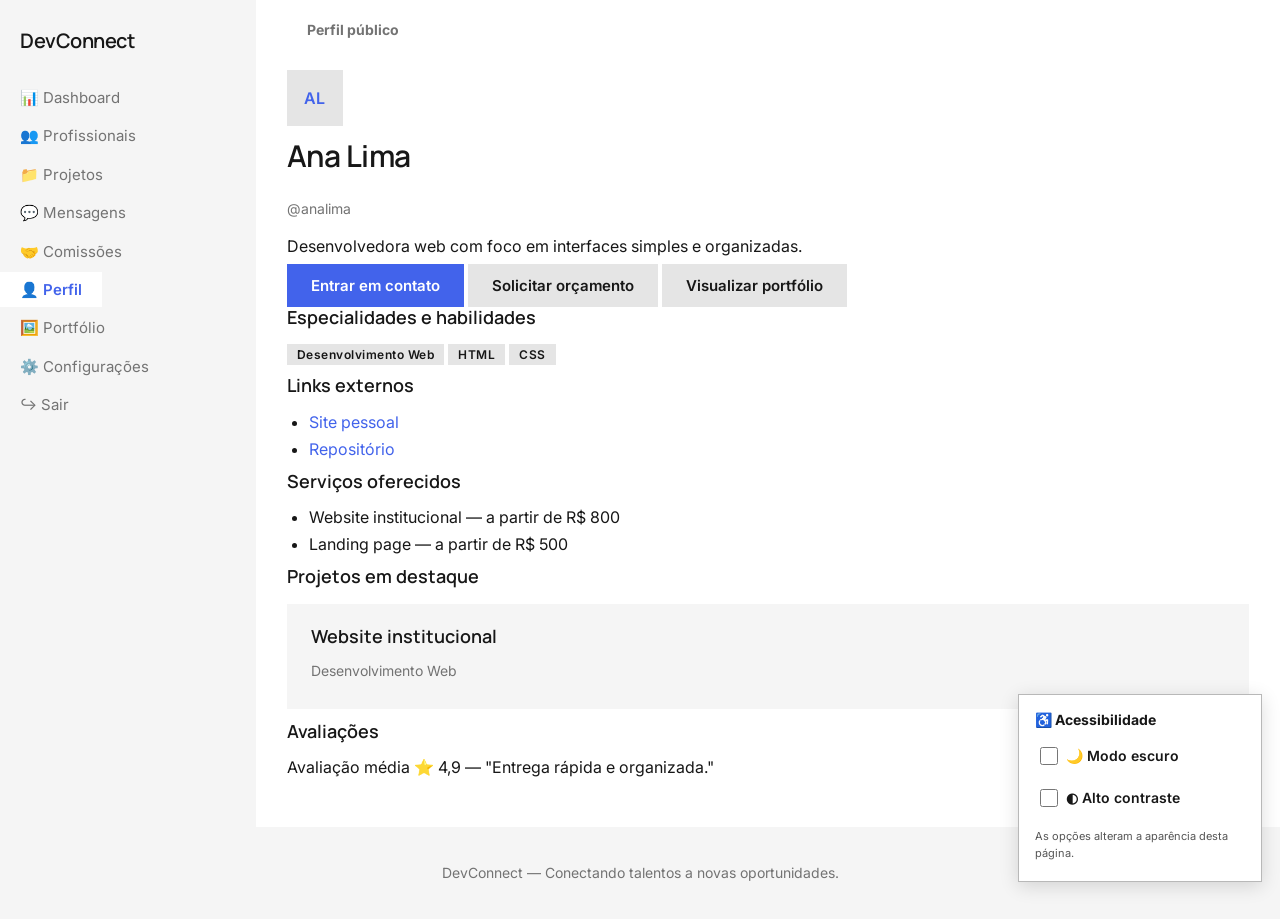
<file: pages/perfil.html>
<!DOCTYPE html>
<html lang="pt-BR">

<head>
  <meta charset="UTF-8">
  <meta name="viewport" content="width=device-width, initial-scale=1">
  <title>Perfil público — DevConnect</title>
  <link rel="stylesheet"
    href="https://fonts.googleapis.com/css2?family=Inter:wght@400;600&family=Manrope:wght@600&display=swap">
  <link rel="stylesheet" href="../css/global.css">
  <link rel="stylesheet" href="../css/components.css">
  <link rel="stylesheet" href="../css/dashboard.css">
</head>

<body>
  <a class="pular-conteudo" href="#conteudo-principal">Pular para o conteúdo principal</a>
  <aside class="acessibilidade" aria-label="Opções de acessibilidade">
    <strong>♿ Acessibilidade</strong>
    <label class="opcao-acessibilidade"><input type="checkbox" id="dc-dark"> 🌙 Modo escuro</label>
    <label class="opcao-acessibilidade"><input type="checkbox" id="dc-contrast"> ◐ Alto contraste</label>
    <p class="ajuda-acessibilidade">As opções alteram a aparência desta página.</p>
  </aside>

  <div class="app">
    <div class="lateral"><a class="logo" href="../index.html">DevConnect</a>
      <ul>
        <li><a href="dashboard.html">📊 Dashboard</a></li>
        <li><a href="explorar.html">👥 Profissionais</a></li>
        <li><a href="projetos.html">📁 Projetos</a></li>
        <li><a href="mensagens.html">💬 Mensagens</a></li>
        <li><a href="comissoes.html">🤝 Comissões</a></li>
        <li><a class="ativo" href="perfil.html">👤 Perfil</a></li>
        <li><a href="portfolio.html">🖼️ Portfólio</a></li>
        <li><a href="configuracoes.html">⚙️ Configurações</a></li>
        <li><a href="login.html">↪️ Sair</a></li>
      </ul>
    </div>
    <div class="conteudo">
      <div class="cabecalho"><strong>Perfil público</strong></div>
      <main id="conteudo-principal" class="principal">
        <div class="avatar">AL</div>
        <h2>Ana Lima</h2>
        <p class="secundario">@analima</p>
        <p>Desenvolvedora web com foco em interfaces simples e organizadas.</p>
        <p><a class="btn" href="mensagens.html">Entrar em contato</a> <a class="btn-sec" href="projetos.html">Solicitar
            orçamento</a> <a class="btn-sec" href="portfolio.html">Visualizar portfólio</a></p>
        <h3>Especialidades e habilidades</h3>
        <p><span class="tag">Desenvolvimento Web</span> <span class="tag">HTML</span> <span class="tag">CSS</span></p>
        <h3>Links externos</h3>
        <ul>
          <li><a href="#">Site pessoal</a></li>
          <li><a href="#">Repositório</a></li>
        </ul>
        <h3>Serviços oferecidos</h3>
        <ul>
          <li>Website institucional — a partir de R$ 800</li>
          <li>Landing page — a partir de R$ 500</li>
        </ul>
        <h3>Projetos em destaque</h3>
        <div class="card">
          <h3>Website institucional</h3>
          <p class="secundario">Desenvolvimento Web</p>
        </div>
        <h3>Avaliações</h3>
        <p>Avaliação média ⭐ 4,9 — "Entrega rápida e organizada."</p>
      </main>
    </div>
  </div>
  <footer class="rodape">
    <p>DevConnect — Conectando talentos a novas oportunidades.</p>
  </footer>
</body>

</html>
</file>
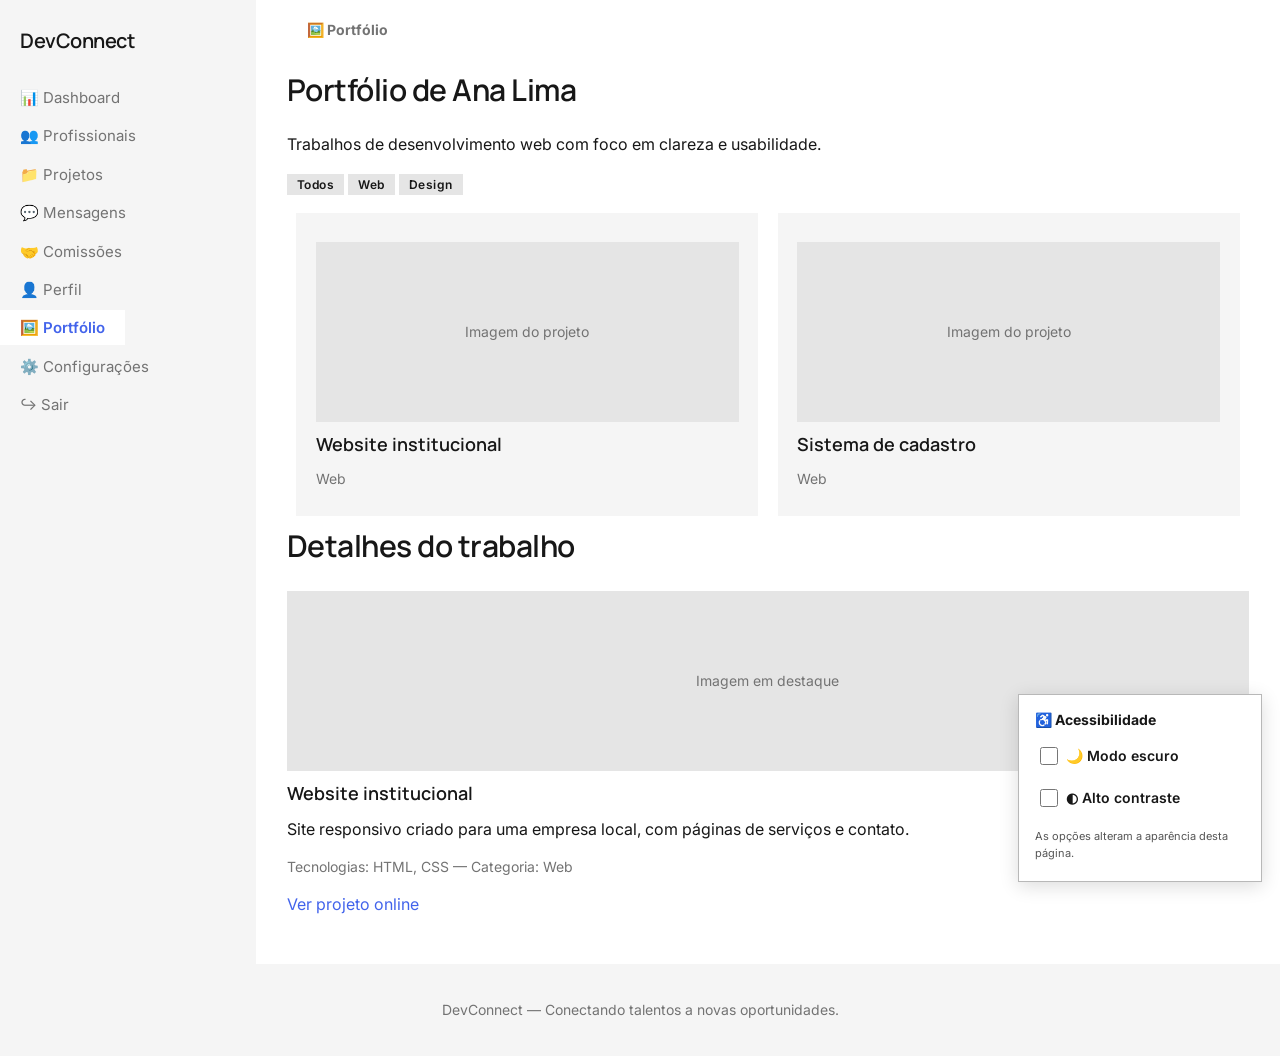
<file: pages/portfolio.html>
<!DOCTYPE html>
<html lang="pt-BR">

<head>
  <meta charset="UTF-8">
  <meta name="viewport" content="width=device-width, initial-scale=1">
  <title>Portfólio — DevConnect</title>
  <link rel="stylesheet"
    href="https://fonts.googleapis.com/css2?family=Inter:wght@400;600&family=Manrope:wght@600&display=swap">
  <link rel="stylesheet" href="../css/global.css">
  <link rel="stylesheet" href="../css/components.css">
  <link rel="stylesheet" href="../css/dashboard.css">
</head>

<body>
  <a class="pular-conteudo" href="#conteudo-principal">Pular para o conteúdo principal</a>
  <aside class="acessibilidade" aria-label="Opções de acessibilidade">
    <strong>♿ Acessibilidade</strong>
    <label class="opcao-acessibilidade"><input type="checkbox" id="dc-dark"> 🌙 Modo escuro</label>
    <label class="opcao-acessibilidade"><input type="checkbox" id="dc-contrast"> ◐ Alto contraste</label>
    <p class="ajuda-acessibilidade">As opções alteram a aparência desta página.</p>
  </aside>

  <div class="app">
    <div class="lateral"><a class="logo" href="../index.html">DevConnect</a>
      <ul>
        <li><a href="dashboard.html">📊 Dashboard</a></li>
        <li><a href="explorar.html">👥 Profissionais</a></li>
        <li><a href="projetos.html">📁 Projetos</a></li>
        <li><a href="mensagens.html">💬 Mensagens</a></li>
        <li><a href="comissoes.html">🤝 Comissões</a></li>
        <li><a href="perfil.html">👤 Perfil</a></li>
        <li><a class="ativo" href="portfolio.html">🖼️ Portfólio</a></li>
        <li><a href="configuracoes.html">⚙️ Configurações</a></li>
        <li><a href="login.html">↪️ Sair</a></li>
      </ul>
    </div>
    <div class="conteudo">
      <div class="cabecalho"><strong>🖼️ Portfólio</strong></div>
      <main id="conteudo-principal" class="principal">
        <h2>Portfólio de Ana Lima</h2>
        <p>Trabalhos de desenvolvimento web com foco em clareza e usabilidade.</p>
        <p><span class="tag">Todos</span> <span class="tag">Web</span> <span class="tag">Design</span></p>
        <div class="grade">
          <div class="card col2">
            <div class="imagem">Imagem do projeto</div>
            <h3>Website institucional</h3>
            <p class="secundario">Web</p>
          </div>
          <div class="card col2">
            <div class="imagem">Imagem do projeto</div>
            <h3>Sistema de cadastro</h3>
            <p class="secundario">Web</p>
          </div>
        </div>
        <h2>Detalhes do trabalho</h2>
        <div class="imagem">Imagem em destaque</div>
        <h3>Website institucional</h3>
        <p>Site responsivo criado para uma empresa local, com páginas de serviços e contato.</p>
        <p class="secundario">Tecnologias: HTML, CSS — Categoria: Web</p>
        <p><a href="#">Ver projeto online</a></p>
      </main>
    </div>
  </div>
  <footer class="rodape">
    <p>DevConnect — Conectando talentos a novas oportunidades.</p>
  </footer>
</body>

</html>
</file>
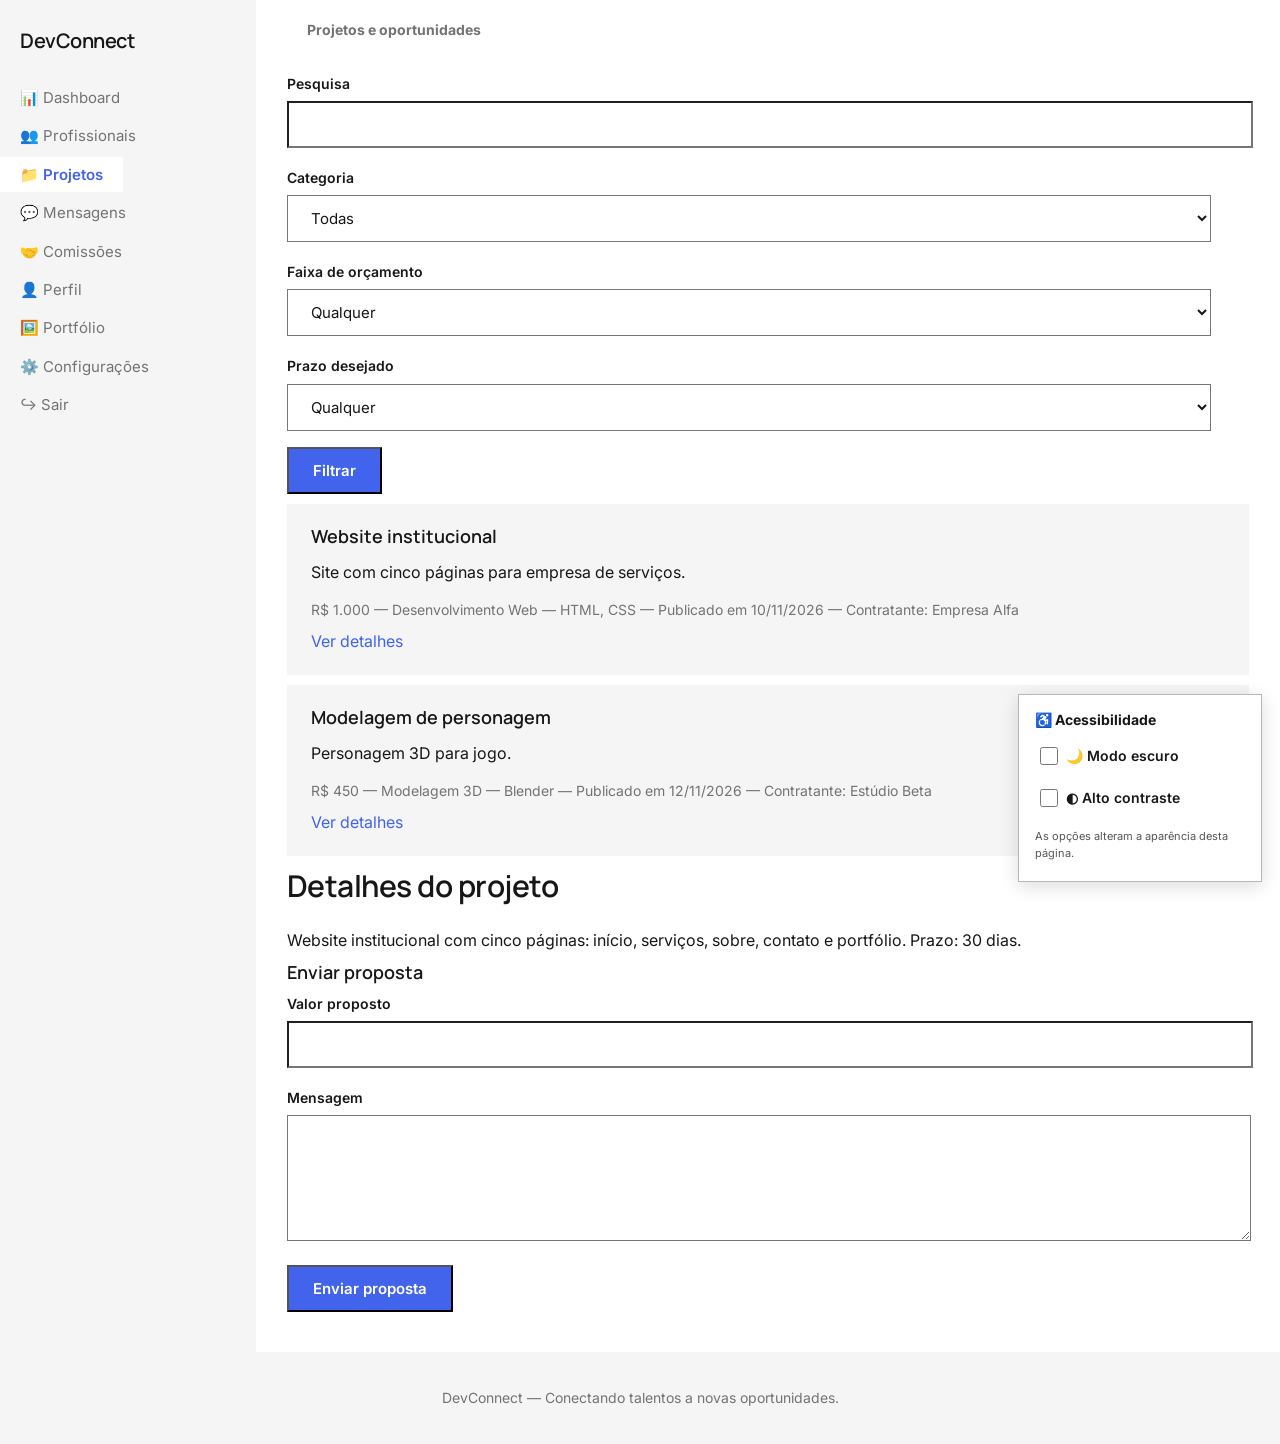
<file: pages/projetos.html>
<!DOCTYPE html>
<html lang="pt-BR">

<head>
  <meta charset="UTF-8">
  <meta name="viewport" content="width=device-width, initial-scale=1">
  <title>Projetos e oportunidades — DevConnect</title>
  <link rel="stylesheet"
    href="https://fonts.googleapis.com/css2?family=Inter:wght@400;600&family=Manrope:wght@600&display=swap">
  <link rel="stylesheet" href="../css/global.css">
  <link rel="stylesheet" href="../css/components.css">
  <link rel="stylesheet" href="../css/dashboard.css">
</head>

<body>
  <a class="pular-conteudo" href="#conteudo-principal">Pular para o conteúdo principal</a>
  <aside class="acessibilidade" aria-label="Opções de acessibilidade">
    <strong>♿ Acessibilidade</strong>
    <label class="opcao-acessibilidade"><input type="checkbox" id="dc-dark"> 🌙 Modo escuro</label>
    <label class="opcao-acessibilidade"><input type="checkbox" id="dc-contrast"> ◐ Alto contraste</label>
    <p class="ajuda-acessibilidade">As opções alteram a aparência desta página.</p>
  </aside>

  <div class="app">
    <div class="lateral"><a class="logo" href="../index.html">DevConnect</a>
      <ul>
        <li><a href="dashboard.html">📊 Dashboard</a></li>
        <li><a href="explorar.html">👥 Profissionais</a></li>
        <li><a class="ativo" href="projetos.html">📁 Projetos</a></li>
        <li><a href="mensagens.html">💬 Mensagens</a></li>
        <li><a href="comissoes.html">🤝 Comissões</a></li>
        <li><a href="perfil.html">👤 Perfil</a></li>
        <li><a href="portfolio.html">🖼️ Portfólio</a></li>
        <li><a href="configuracoes.html">⚙️ Configurações</a></li>
        <li><a href="login.html">↪️ Sair</a></li>
      </ul>
    </div>
    <div class="conteudo">
      <div class="cabecalho"><strong>Projetos e oportunidades</strong></div>
      <main id="conteudo-principal" class="principal">
        <form>
          <label for="b">Pesquisa</label><input type="text" id="b">
          <label for="cat">Categoria</label><select id="cat">
            <option>Todas</option>
            <option>Desenvolvimento Web</option>
            <option>Jogos</option>
            <option>Design</option>
            <option>Modelagem 3D</option>
            <option>Aplicações Mobile</option>
          </select>
          <label for="orc">Faixa de orçamento</label><select id="orc">
            <option>Qualquer</option>
            <option>Até R$ 500</option>
            <option>R$ 500 a R$ 1.000</option>
          </select>
          <label for="prazo">Prazo desejado</label><select id="prazo">
            <option>Qualquer</option>
            <option>Até 2 semanas</option>
            <option>Até 1 mês</option>
          </select>
          <button type="submit">Filtrar</button>
        </form>
        <div class="card">
          <h3>Website institucional</h3>
          <p>Site com cinco páginas para empresa de serviços.</p>
          <p class="secundario">R$ 1.000 — Desenvolvimento Web — HTML, CSS — Publicado em 10/11/2026 — Contratante:
            Empresa Alfa</p><a href="#detalhes">Ver detalhes</a>
        </div>
        <div class="card">
          <h3>Modelagem de personagem</h3>
          <p>Personagem 3D para jogo.</p>
          <p class="secundario">R$ 450 — Modelagem 3D — Blender — Publicado em 12/11/2026 — Contratante: Estúdio Beta
          </p><a href="#detalhes">Ver detalhes</a>
        </div>
        <h2 id="detalhes">Detalhes do projeto</h2>
        <p>Website institucional com cinco páginas: início, serviços, sobre, contato e portfólio. Prazo: 30 dias.</p>
        <h3>Enviar proposta</h3>
        <form><label for="valor">Valor proposto</label><input type="text" id="valor"><label
            for="msg">Mensagem</label><textarea id="msg"></textarea><button type="submit">Enviar proposta</button>
        </form>
      </main>
    </div>
  </div>
  <footer class="rodape">
    <p>DevConnect — Conectando talentos a novas oportunidades.</p>
  </footer>
</body>

</html>
</file>
<file: css/global.css>
body {
    font-family: Inter, Arial, sans-serif;
    font-style: normal;
    font-weight: 400;
    font-size: 16px;
    letter-spacing: 0;
    word-spacing: 0;
    line-height: 1.7;
    text-align: left;
    text-decoration: none;
    text-indent: 0;
    color: #171717;
    background: #FFFFFF;
    width: 100%;
    height: auto;
    margin: 0;
    padding: 0
}

h1,
h2,
h3 {
    font-family: Manrope, Inter, Arial, sans-serif;
    font-weight: 600;
    color: #171717;
    margin: 0
}

h1 {
    font-size: 52px;
    line-height: 1.15;
    letter-spacing: -2px;
    padding: 0
}

h2 {
    font-size: 30px;
    line-height: 1.3;
    letter-spacing: -0.5px;
    padding: 0 0 16px 0
}

h3 {
    font-size: 18px;
    line-height: 1.4;
    padding: 0 0 4px 0
}

p,
ul,
ol {
    margin: 0;
    padding: 6px 0
}

ul,
ol {
    padding-left: 22px
}

a {
    color: #4263EB;
    text-decoration: none
}

label {
    font-weight: 600;
    font-size: 14px
}

header,
section,
footer,
.app,
.grade {
    float: left;
    width: 100%
}

.container {
    float: left;
    width: 90%;
    margin: 0;
    padding: 56px 5%
}

.claro {
    background: #F5F5F5
}

.secundario {
    color: #737373;
    font-size: 14px
}

.nota {
    font-style: italic;
    color: #737373;
    font-size: 14px
}

.centro {
    text-align: center
}

#inicio {
    background: #F5F5F5
}

#inicio .container {
    text-align: center;
    padding: 90px 5%
}

#inicio p {
    font-size: 18px;
    color: #737373;
    padding: 16px 10% 24px 10%
}



:root {
    color-scheme: light
}

html {
    scroll-behavior: smooth
}

.pular-conteudo {
    position: absolute;
    left: 12px;
    top: -60px;
    z-index: 10001;
    background: #171717;
    color: #fff;
    padding: 12px 16px;
    border: 2px solid #fff;
    font-weight: 700
}

.pular-conteudo:focus {
    top: 12px
}

:focus-visible {
    outline: 3px solid #1747d1 !important;
    outline-offset: 3px !important
}

.acessibilidade {
    position: fixed;
    right: 18px;
    bottom: 18px;
    z-index: 10000;
    width: 210px;
    padding: 14px 16px;
    background: #fff;
    color: #171717;
    border: 1px solid #b8b8b8;
    box-shadow: 0 4px 18px rgba(0, 0, 0, .14);
    font-size: 13px;
    line-height: 1.5
}

.acessibilidade strong {
    display: block;
    margin-bottom: 8px;
    font-size: 14px
}

.opcao-acessibilidade {
    display: flex;
    align-items: center;
    gap: 8px;
    margin: 7px 0;
    padding: 7px 5px;
    cursor: pointer;
    font-size: 14px
}

.opcao-acessibilidade input {
    width: 18px;
    height: 18px;
    margin: 0;
    accent-color: #1747d1
}

.ajuda-acessibilidade {
    font-size: 11px;
    color: #555;
    margin-top: 6px
}

/* Modo escuro */
body:has(#dc-dark:checked) {
    background: #111;
    color: #ededed;
    color-scheme: dark
}

body:has(#dc-dark:checked) h1,
body:has(#dc-dark:checked) h2,
body:has(#dc-dark:checked) h3 {
    color: #f5f5f5
}

body:has(#dc-dark:checked) .topo,
body:has(#dc-dark:checked) .conteudo,
body:has(#dc-dark:checked) td {
    background: #181818;
    color: #ededed
}

body:has(#dc-dark:checked) .app,
body:has(#dc-dark:checked) .claro,
body:has(#dc-dark:checked) #inicio,
body:has(#dc-dark:checked) .lateral,
body:has(#dc-dark:checked) .rodape {
    background: #111;
    color: #d5d5d5
}

body:has(#dc-dark:checked) .card,
body:has(#dc-dark:checked) .resumo,
body:has(#dc-dark:checked) .linha,
body:has(#dc-dark:checked) .conversas,
body:has(#dc-dark:checked) .msg,
body:has(#dc-dark:checked) .lista-item,
body:has(#dc-dark:checked) .auth,
body:has(#dc-dark:checked) th {
    background: #222;
    color: #ededed
}

body:has(#dc-dark:checked) .btn-sec,
body:has(#dc-dark:checked) .tag {
    background: #333;
    color: #f5f5f5
}

body:has(#dc-dark:checked) input,
body:has(#dc-dark:checked) textarea,
body:has(#dc-dark:checked) select {
    background: #222;
    color: #fff;
    border: 1px solid #777
}

body:has(#dc-dark:checked) .acessibilidade {
    background: #1d1d1d;
    color: #fff;
    border-color: #777
}

body:has(#dc-dark:checked) .ajuda-acessibilidade {
    color: #ccc
}

body:has(#dc-dark:checked) .lateral li a {
    color: #ddd
}

body:has(#dc-dark:checked) .lateral li a.ativo {
    background: #292929;
    color: #fff
}

body:has(#dc-dark:checked) .msg-minha {
    background: #2949bd;
    color: #fff
}

/* Alto contraste: preto, branco e amarelo para links/foco */
body:has(#dc-contrast:checked) {
    background: #000 !important;
    color: #fff !important
}

body:has(#dc-contrast:checked) * {
    border-color: #fff !important;
    box-shadow: none !important
}

body:has(#dc-contrast:checked) h1,
body:has(#dc-contrast:checked) h2,
body:has(#dc-contrast:checked) h3,
body:has(#dc-contrast:checked) p,
body:has(#dc-contrast:checked) li,
body:has(#dc-contrast:checked) label,
body:has(#dc-contrast:checked) strong,
body:has(#dc-contrast:checked) td,
body:has(#dc-contrast:checked) th,
body:has(#dc-contrast:checked) .secundario,
body:has(#dc-contrast:checked) .nota {
    color: #fff !important
}

body:has(#dc-contrast:checked) header,
body:has(#dc-contrast:checked) section,
body:has(#dc-contrast:checked) footer,
body:has(#dc-contrast:checked) .app,
body:has(#dc-contrast:checked) .lateral,
body:has(#dc-contrast:checked) .conteudo,
body:has(#dc-contrast:checked) .card,
body:has(#dc-contrast:checked) .resumo,
body:has(#dc-contrast:checked) .linha,
body:has(#dc-contrast:checked) .lista-item,
body:has(#dc-contrast:checked) .auth,
body:has(#dc-contrast:checked) .conversas,
body:has(#dc-contrast:checked) .chat,
body:has(#dc-contrast:checked) th,
body:has(#dc-contrast:checked) td {
    background: #000 !important;
    color: #fff !important
}

body:has(#dc-contrast:checked) a {
    color: #ffeb00 !important;
    text-decoration: underline !important
}

body:has(#dc-contrast:checked) .btn,
body:has(#dc-contrast:checked) button {
    background: #ffeb00 !important;
    color: #000 !important;
    font-weight: 800;
    border: 2px solid #fff !important
}

body:has(#dc-contrast:checked) .btn-sec,
body:has(#dc-contrast:checked) .tag {
    background: #000 !important;
    color: #ffeb00 !important;
    border: 1px solid #ffeb00 !important
}

body:has(#dc-contrast:checked) input,
body:has(#dc-contrast:checked) textarea,
body:has(#dc-contrast:checked) select {
    background: #000 !important;
    color: #fff !important;
    border: 2px solid #fff !important
}

body:has(#dc-contrast:checked) .acessibilidade {
    background: #000 !important;
    color: #fff !important;
    border: 2px solid #ffeb00 !important
}

body:has(#dc-contrast:checked) .ajuda-acessibilidade {
    color: #fff !important
}

body:has(#dc-contrast:checked) :focus-visible {
    outline: 4px solid #ffeb00 !important;
    outline-offset: 3px !important
}

@media(prefers-reduced-motion:reduce) {
    html {
        scroll-behavior: auto !important
    }

    *,
    *::before,
    *::after {
        animation-duration: .01ms !important;
        animation-iteration-count: 1 !important;
        transition-duration: .01ms !important;
        scroll-behavior: auto !important
    }
}

@media(max-width:700px) {
    .acessibilidade {
        right: 10px;
        bottom: 10px;
        width: 185px
    }

    .pular-conteudo:focus {
        left: 8px;
        top: 8px
    }
}
</file>
<file: css/components.css>
.topo {
    background: #FFFFFF
}

.topo .container {
    padding: 18px 5%
}

.logo {
    float: left;
    font-family: Manrope, Inter, Arial, sans-serif;
    font-weight: 600;
    font-size: 20px;
    letter-spacing: -0.5px;
    color: #171717;
    padding: 6px 0
}

.topo nav {
    float: right;
    padding: 4px 0
}

.topo nav a {
    font-size: 15px;
    color: #737373;
    padding: 0 10px
}

.topo nav a.btn {
    color: #FFFFFF;
    padding: 8px 18px;
    margin: 0 0 0 10px
}

.btn {
    background: #4263EB;
    color: #FFFFFF;
    padding: 12px 24px;
    font-weight: 600;
    font-size: 15px;
    text-decoration: none
}

.btn-sec {
    background: #E5E5E5;
    color: #171717;
    padding: 12px 24px;
    font-weight: 600;
    font-size: 15px;
    text-decoration: none
}

.card {
    background: #F5F5F5;
    margin: 10px 0;
    padding: 20px 24px
}

.claro .card {
    background: #FFFFFF
}

.col2 {
    float: left;
    width: 44%;
    margin: 1%;
    padding: 2%
}

.col3 {
    float: left;
    width: 26%;
    margin: 1%;
    padding: 2%
}

.col5 {
    float: left;
    width: 15%;
    margin: 0.5%;
    padding: 1.5%;
    text-align: center;
    font-weight: 600
}

.lista-item {
    background: #FFFFFF;
    margin: 8px 0;
    padding: 14px 24px
}

.tag {
    background: #E5E5E5;
    color: #171717;
    font-size: 12px;
    font-weight: 600;
    letter-spacing: 0.5px;
    padding: 3px 10px
}

.tag-verde {
    background: #D3F9D8;
    color: #171717;
    font-size: 12px;
    font-weight: 600;
    padding: 3px 10px
}

.tag-amarelo {
    background: #FFF3BF;
    color: #171717;
    font-size: 12px;
    font-weight: 600;
    padding: 3px 10px
}

.tag-vermelho {
    background: #FFE3E3;
    color: #171717;
    font-size: 12px;
    font-weight: 600;
    padding: 3px 10px
}

input,
textarea,
select {
    font-family: Inter, Arial, sans-serif;
    font-size: 15px;
    background: #FFFFFF;
    color: #171717;
    width: 96%;
    padding: 12px 2%;
    margin: 4px 0 16px 0
}

textarea {
    height: 100px
}

button {
    font-family: Inter, Arial, sans-serif;
    font-size: 15px;
    font-weight: 600;
    background: #4263EB;
    color: #FFFFFF;
    padding: 12px 24px;
    margin: 0
}

table {
    width: 100%;
    text-align: left;
    margin: 10px 0
}

th {
    background: #F5F5F5;
    color: #737373;
    font-size: 13px;
    font-weight: 600;
    padding: 12px
}

td {
    background: #FFFFFF;
    padding: 14px 12px;
    font-size: 15px
}

.avatar {
    background: #E5E5E5;
    width: 56px;
    height: 56px;
    color: #4263EB;
    text-align: center;
    line-height: 56px;
    font-weight: 600;
    margin: 0 0 10px 0
}

.imagem {
    background: #E5E5E5;
    width: 100%;
    height: 180px;
    margin: 10px 0;
    color: #737373;
    text-align: center;
    line-height: 180px;
    font-size: 14px
}

.linha {
    float: left;
    width: 92%;
    padding: 3% 4%;
    margin: 0 0 10px 0;
    background: #F5F5F5
}

.linha .avatar {
    float: left;
    margin: 0 20px 0 0
}

.linha .info {
    float: left;
    width: 80%
}

.rodape {
    background: #F5F5F5;
    color: #737373;
    font-size: 14px;
    text-align: center;
    padding: 28px 0;
    margin: 0;
    width: 100%
}
</file>
<file: css/auth.css>
.auth {
    float: left;
    width: 50%;
    margin: 48px 21%;
    padding: 4%;
    background: #F5F5F5
}

.auth h1 {
    font-size: 30px;
    letter-spacing: -1px;
    padding: 0 0 16px 0
}

.auth .opcao {
    background: #FFFFFF;
    margin: 8px 0;
    padding: 12px 20px
}

.auth .opcao input {
    width: auto;
    margin: 0 8px 0 0
}
</file>
<file: css/dashboard.css>
.app {
    background: #F5F5F5
}

.lateral {
    float: left;
    width: 20%;
    padding: 24px 0;
    margin: 0
}

.lateral .logo {
    padding: 0 20px 20px 20px;
    font-size: 20px
}

.lateral ul {
    list-style: none;
    margin: 0;
    padding: 0;
    float: left;
    width: 100%
}

.lateral li {
    line-height: 2.4
}

.lateral li a {
    color: #737373;
    font-size: 15px;
    padding: 8px 20px
}

.lateral li a.ativo {
    color: #4263EB;
    font-weight: 600;
    background: #FFFFFF
}

.conteudo {
    float: left;
    width: 80%;
    background: #FFFFFF;
    margin: 0;
    padding: 0
}

.cabecalho {
    float: left;
    width: 90%;
    padding: 18px 5%;
    margin: 0;
    color: #737373;
    font-size: 14px
}

.principal {
    float: left;
    width: 94%;
    padding: 10px 3% 40px 3%;
    margin: 0
}

.resumo {
    float: left;
    width: 19%;
    margin: 0.5%;
    padding: 2%;
    background: #F5F5F5;
    color: #737373;
    font-size: 14px
}

.resumo strong {
    font-family: Manrope, Inter, Arial, sans-serif;
    font-size: 26px;
    color: #4263EB;
    font-weight: 600
}

.conversas {
    float: left;
    width: 30%;
    background: #F5F5F5;
    padding: 12px;
    margin: 0 2% 0 0
}

.chat {
    float: left;
    width: 60%;
    padding: 12px;
    margin: 0
}

.msg {
    background: #F5F5F5;
    padding: 10px 14px;
    margin: 8px 0;
    width: 70%
}

.msg-minha {
    background: #4263EB;
    color: #FFFFFF;
    padding: 10px 14px;
    margin: 8px 0 8px 26%;
    width: 70%
}
</file>
